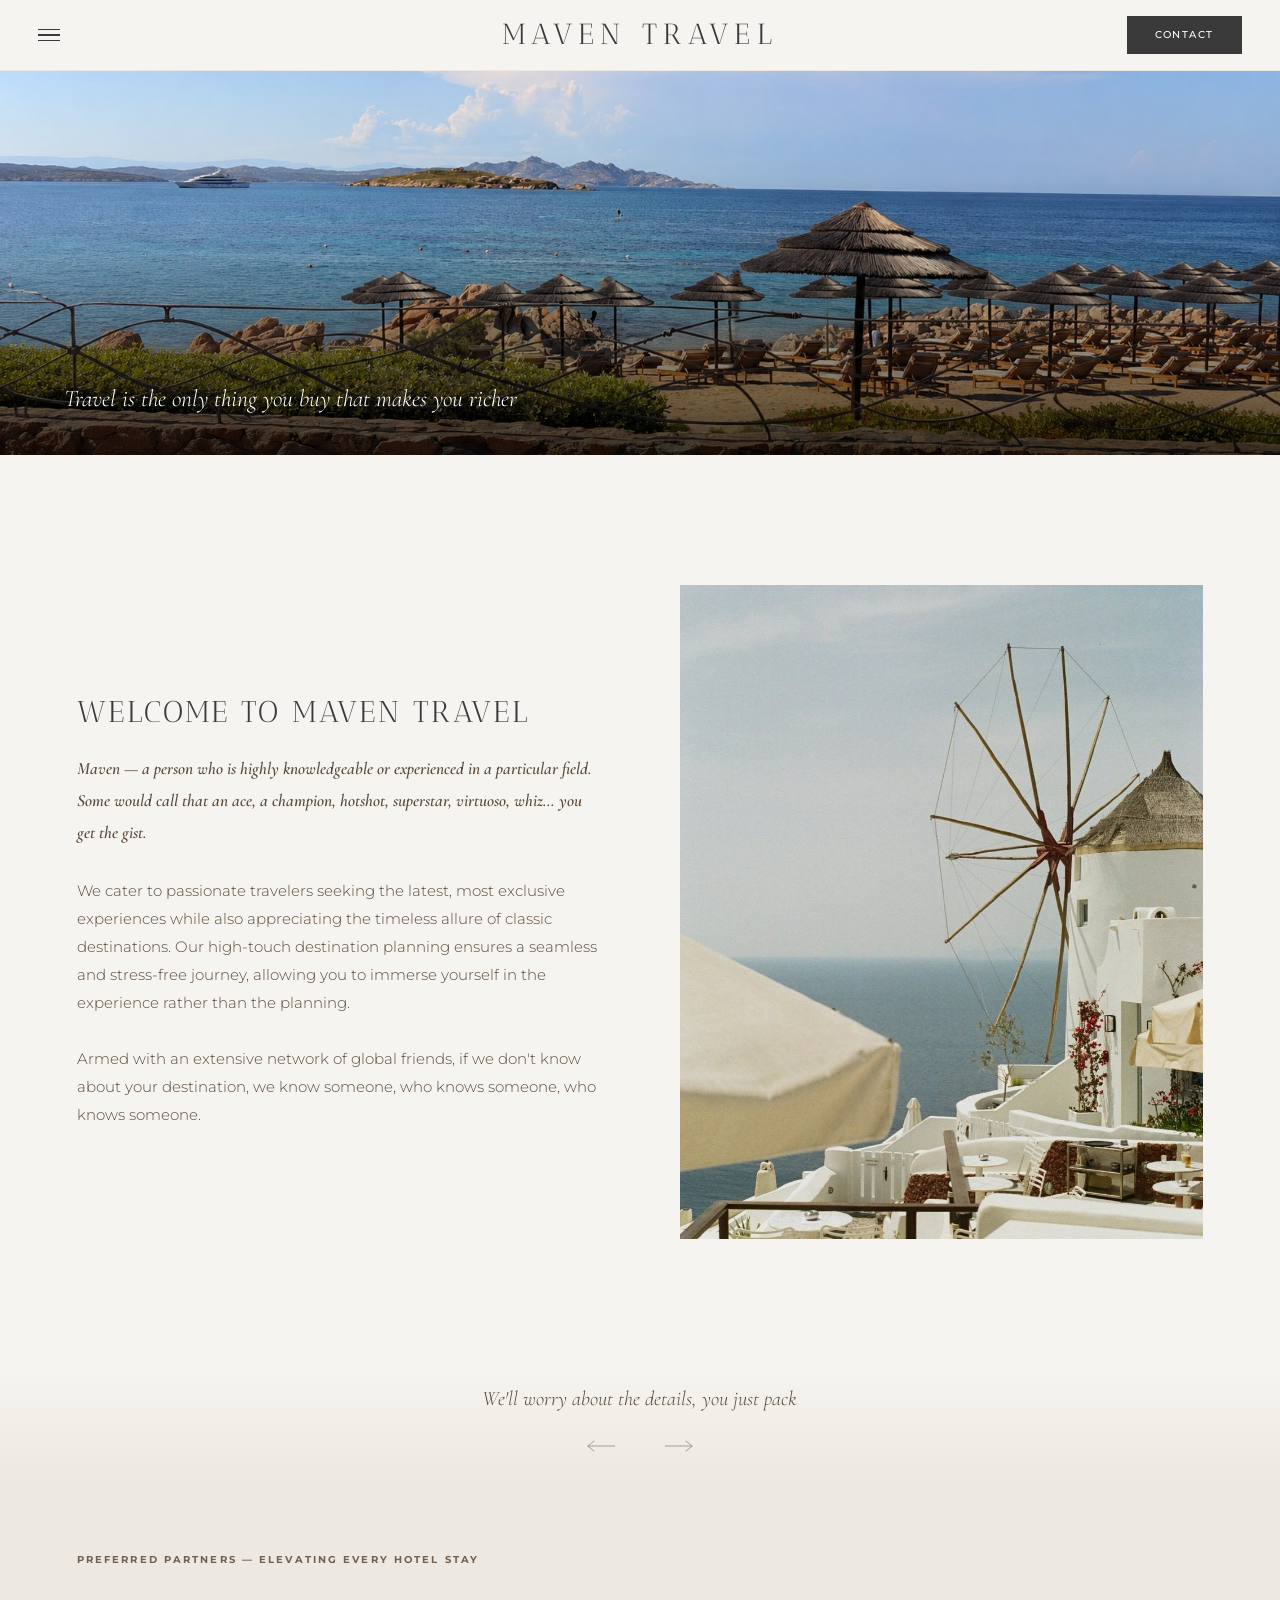
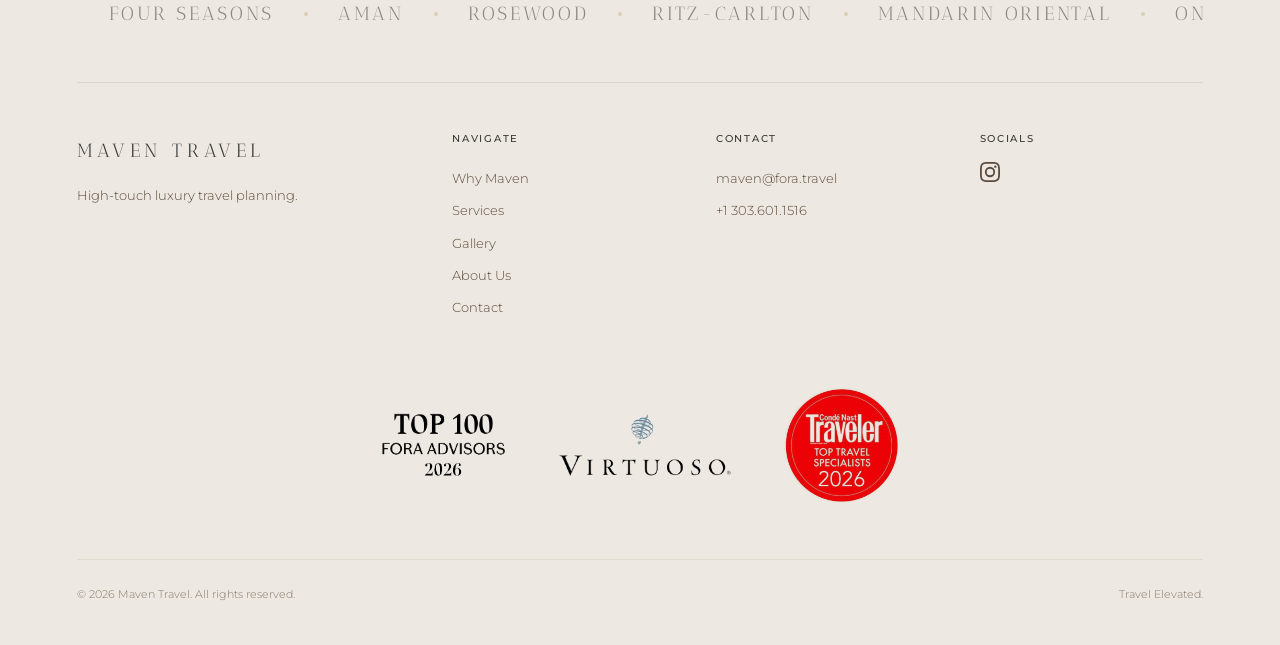
<file: index.html>
<!DOCTYPE html>
<html lang="en">
<head>
    <meta charset="UTF-8">
    <meta name="viewport" content="width=device-width, initial-scale=1.0">
    <script>document.documentElement.classList.add('has-js');</script>
    <title>Maven Travel — Travel Elevated</title>
    <meta name="description" content="Maven Travel Group is a boutique luxury travel advisory delivering high-touch trip planning, VIP hotel perks, and personalized itineraries. Virtuoso member, Fora Top 100 Advisors, and Condé Nast Traveler Top Travel Specialists.">
    <link rel="canonical" href="https://maventravelgroup.com/">
    <meta property="og:type" content="website">
    <meta property="og:site_name" content="Maven Travel Group">
    <meta property="og:title" content="Maven Travel — Travel Elevated">
    <meta property="og:description" content="Boutique luxury travel advisory — high-touch planning, VIP hotel perks, personalized itineraries.">
    <meta property="og:url" content="https://maventravelgroup.com/">
    <meta property="og:image" content="https://maventravelgroup.com/assets/images/home-hero.jpg">
    <meta property="og:image:alt" content="Beach club terrace overlooking a turquoise Mediterranean bay">
    <meta name="twitter:card" content="summary_large_image">
    <link rel="preconnect" href="https://fonts.googleapis.com">
    <link rel="preconnect" href="https://fonts.gstatic.com" crossorigin>
    <link href="https://fonts.googleapis.com/css2?family=Antic+Didone&family=Cormorant+Garamond:ital,wght@0,300;0,400;0,500;1,300;1,400;1,600&family=Montserrat:wght@300;400;500&display=swap" rel="stylesheet">
    <link rel="stylesheet" href="assets/css/style.css">
    <link rel="icon" type="image/png" sizes="32x32" href="assets/images/favicon.png">
    <link rel="icon" type="image/png" sizes="16x16" href="assets/images/favicon-16.png">
    <link rel="icon" type="image/png" sizes="192x192" href="assets/images/favicon-192.png">
    <link rel="apple-touch-icon" href="assets/images/apple-touch-icon.png">
    <script type="application/ld+json">
    {
        "@context": "https://schema.org",
        "@type": "TravelAgency",
        "@id": "https://maventravelgroup.com/#agency",
        "name": "Maven Travel Group",
        "alternateName": "Maven Travel",
        "url": "https://maventravelgroup.com/",
        "logo": "https://maventravelgroup.com/assets/images/favicon-192.png",
        "image": "https://maventravelgroup.com/assets/images/home-hero.jpg",
        "description": "Boutique luxury travel advisory delivering high-touch trip planning, VIP hotel perks, and personalized itineraries.",
        "email": "maven@fora.travel",
        "telephone": "+1-303-601-1516",
        "address": {
            "@type": "PostalAddress",
            "addressRegion": "CO",
            "addressCountry": "US"
        },
        "areaServed": "United States",
        "sameAs": ["https://www.instagram.com/somewhere_nhu/"],
        "founder": [
            { "@type": "Person", "name": "Nhu Lam", "jobTitle": "Luxury Travel Advisor" },
            { "@type": "Person", "name": "Megan Shoflick", "jobTitle": "Luxury Travel Advisor" }
        ],
        "memberOf": [
            { "@type": "Organization", "name": "Virtuoso" },
            { "@type": "Organization", "name": "Fora Travel" }
        ],
        "award": [
            "Condé Nast Traveler Top Travel Specialists 2026",
            "Fora Top 100 Advisors 2026"
        ],
        "priceRange": "$$$"
    }
    </script>
</head>
<body>

    <!-- Header -->
    <header class="header">
        <div class="header__inner">
            <div class="header__left">
                <div class="header__menu-btn">
                    <div class="header__hamburger"><span></span><span></span><span></span></div>
                </div>
            </div>
            <a href="index.html" class="header__logo">Maven Travel</a>
            <div class="header__right">
                <a href="about.html#contact" class="header__cta">Contact</a>
            </div>
        </div>
    </header>

    <!-- Nav Overlay -->
    <div class="nav-overlay">
        <div class="nav-overlay__panel">
            <button class="nav-overlay__close">
                <span>Close</span>
                <span class="nav-overlay__close-x">&times;</span>
            </button>
            <nav>
                <ul class="nav-overlay__list">
                    <li><a href="index.html" class="nav-overlay__link">Home</a></li>
                    <li><a href="why-maven.html" class="nav-overlay__link">Why Maven</a></li>
                    <li><a href="services.html" class="nav-overlay__link">Services</a></li>
                    <li><a href="experiences.html" class="nav-overlay__link">Gallery</a></li>
                    <li><a href="about.html" class="nav-overlay__link">About Us</a></li>
                </ul>
            </nav>
        </div>
    </div>

    <main>

        <!-- Hero -->
        <section class="hero hero--cover hero--home hero--oneline">
            <div class="hero__media">
                <img fetchpriority="high" src="assets/images/home-hero.jpg" alt="Beach club terrace overlooking a turquoise Mediterranean bay lined with thatched umbrellas" style="object-position: center 45%;">
            </div>
            <div class="hero__intro" aria-hidden="true"><span>MAVEN</span></div>
            <div class="hero__text">
                <p class="hero__subtitle" data-reveal data-reveal-delay="700">Travel is the only thing you buy that makes you richer</p>
            </div>
        </section>

        <!-- Welcome — heading + definition + copy on the left, photo filling the right -->
        <section class="section">
            <div class="container">
                <div class="welcome-split reveal">
                    <div class="welcome-split__text">
                        <h1 class="welcome-heading h-sub">Welcome to Maven Travel</h1>
                        <p class="welcome-split__definition"><span class="welcome-split__term">Maven</span> — a person who is highly knowledgeable or experienced in a particular field. Some would call that an ace, a champion, hotshot, superstar, virtuoso, whiz… you get the gist.</p>
                        <p>We cater to passionate travelers seeking the latest, most exclusive experiences while also appreciating the timeless allure of classic destinations. Our high-touch destination planning ensures a seamless and stress-free journey, allowing you to immerse yourself in the experience rather than the planning.</p>
                        <p>Armed with an extensive network of global friends, if we don't know about your destination, we know someone, who knows someone, who knows someone.</p>
                    </div>
                    <div class="welcome-split__img">
                        <img src="assets/images/santorini-windmill.jpg" alt="Santorini windmill and whitewashed terrace above the Aegean Sea">
                    </div>
                </div>
            </div>
        </section>

        <!-- Outro — the sign-off quote rests in a soft cream-to-beige blend that
             dissolves the hard edge between the body and the footer -->
        <section class="outro">
            <div class="container">
                <p class="elevated-quote reveal">We'll worry about the details, you just pack</p>
                <div class="page-nav">
                    <a href="about.html" class="prev-page" aria-label="Back to About Us">
                        <svg viewBox="0 0 48 24" fill="none" stroke="currentColor" stroke-width="1.25" stroke-linecap="round" stroke-linejoin="round" aria-hidden="true"><line x1="9" y1="12" x2="46" y2="12"></line><polyline points="17 5 8 12 17 19"></polyline></svg>
                    </a>
                    <a href="why-maven.html" class="next-page" aria-label="Continue to Why Maven">
                        <svg viewBox="0 0 48 24" fill="none" stroke="currentColor" stroke-width="1.25" stroke-linecap="round" stroke-linejoin="round" aria-hidden="true"><line x1="2" y1="12" x2="39" y2="12"></line><polyline points="31 5 40 12 31 19"></polyline></svg>
                    </a>
                </div>
            </div>
        </section>

    </main>

    <!-- Footer -->
    <footer class="footer">
        <div class="container">
            <div class="footer__partners">
                <p class="footer__partners-title">Preferred Partners — Elevating Every Hotel Stay</p>
                <div class="marquee">
                    <div class="marquee__item">Four Seasons</div>
                    <div class="marquee__item">Aman</div>
                    <div class="marquee__item">Rosewood</div>
                    <div class="marquee__item">Ritz-Carlton</div>
                    <div class="marquee__item">Mandarin Oriental</div>
                    <div class="marquee__item">One&amp;Only</div>
                    <div class="marquee__item">St. Regis</div>
                    <div class="marquee__item">Park Hyatt</div>
                    <div class="marquee__item">Belmond</div>
                    <div class="marquee__item">Six Senses</div>
                    <div class="marquee__item">Auberge</div>
                    <div class="marquee__item">Waldorf Astoria</div>
                </div>
            </div>
            <div class="footer__columns">
                <div>
                    <div class="footer__brand">Maven Travel</div>
                    <p class="footer__tagline">High-touch luxury travel planning.</p>
                </div>
                <div>
                    <h4 class="footer__col-title">Navigate</h4>
                    <a href="why-maven.html" class="footer__link">Why Maven</a>
                    <a href="services.html" class="footer__link">Services</a>
                    <a href="experiences.html" class="footer__link">Gallery</a>
                    <a href="about.html" class="footer__link">About Us</a>
                    <a href="about.html#contact" class="footer__link">Contact</a>
                </div>
                <div>
                    <h4 class="footer__col-title">Contact</h4>
                    <a href="mailto:maven@fora.travel" class="footer__link">maven@fora.travel</a>
                    <a href="tel:+13036011516" class="footer__link">+1 303.601.1516</a>
                </div>
                <div>
                    <h4 class="footer__col-title">Socials</h4>
                    <div class="footer__socials">
                        <a href="https://www.instagram.com/somewhere_nhu/" class="footer__social" aria-label="Instagram" target="_blank" rel="noopener">
                            <svg viewBox="0 0 24 24" aria-hidden="true"><path d="M12 2.163c3.204 0 3.584.012 4.85.07 3.252.148 4.771 1.691 4.919 4.919.058 1.265.069 1.645.069 4.849 0 3.205-.012 3.584-.069 4.849-.149 3.225-1.664 4.771-4.919 4.919-1.266.058-1.644.07-4.85.07-3.204 0-3.584-.012-4.849-.07-3.26-.149-4.771-1.699-4.919-4.92-.058-1.265-.07-1.644-.07-4.849 0-3.204.013-3.583.07-4.849.149-3.227 1.664-4.771 4.919-4.919 1.266-.057 1.645-.069 4.849-.069zm0-2.163C8.741 0 8.332.014 7.052.072 2.695.272.273 2.69.073 7.052.014 8.333 0 8.741 0 12c0 3.259.014 3.668.072 4.948.2 4.358 2.618 6.78 6.98 6.98C8.333 23.986 8.741 24 12 24c3.259 0 3.668-.014 4.948-.072 4.354-.2 6.782-2.618 6.979-6.98.059-1.28.073-1.689.073-4.948 0-3.259-.014-3.667-.072-4.947-.196-4.354-2.617-6.78-6.979-6.98C15.668.014 15.259 0 12 0zm0 5.838a6.162 6.162 0 100 12.324 6.162 6.162 0 000-12.324zM12 16a4 4 0 110-8 4 4 0 010 8zm6.406-11.845a1.44 1.44 0 100 2.881 1.44 1.44 0 000-2.881z"/></svg>
                        </a>
                    </div>
                </div>
            </div>
            <div class="footer__badges">
                <img src="assets/images/badge-fora-top100.png" alt="Fora Top 100 Advisors 2026" loading="lazy">
                <img class="footer__badge--wide" src="assets/images/badge-virtuoso.png" alt="Virtuoso member agency" loading="lazy">
                <img class="footer__badge--round" src="assets/images/badge-cnt-specialists.png" alt="Condé Nast Traveler Top Travel Specialists 2026" loading="lazy">
            </div>
            <div class="footer__bottom">
                <span>&copy; 2026 Maven Travel. All rights reserved.</span>
                <span>Travel Elevated.</span>
            </div>
        </div>
    </footer>

    <script src="assets/js/main.js"></script>
</body>
</html>
</file>
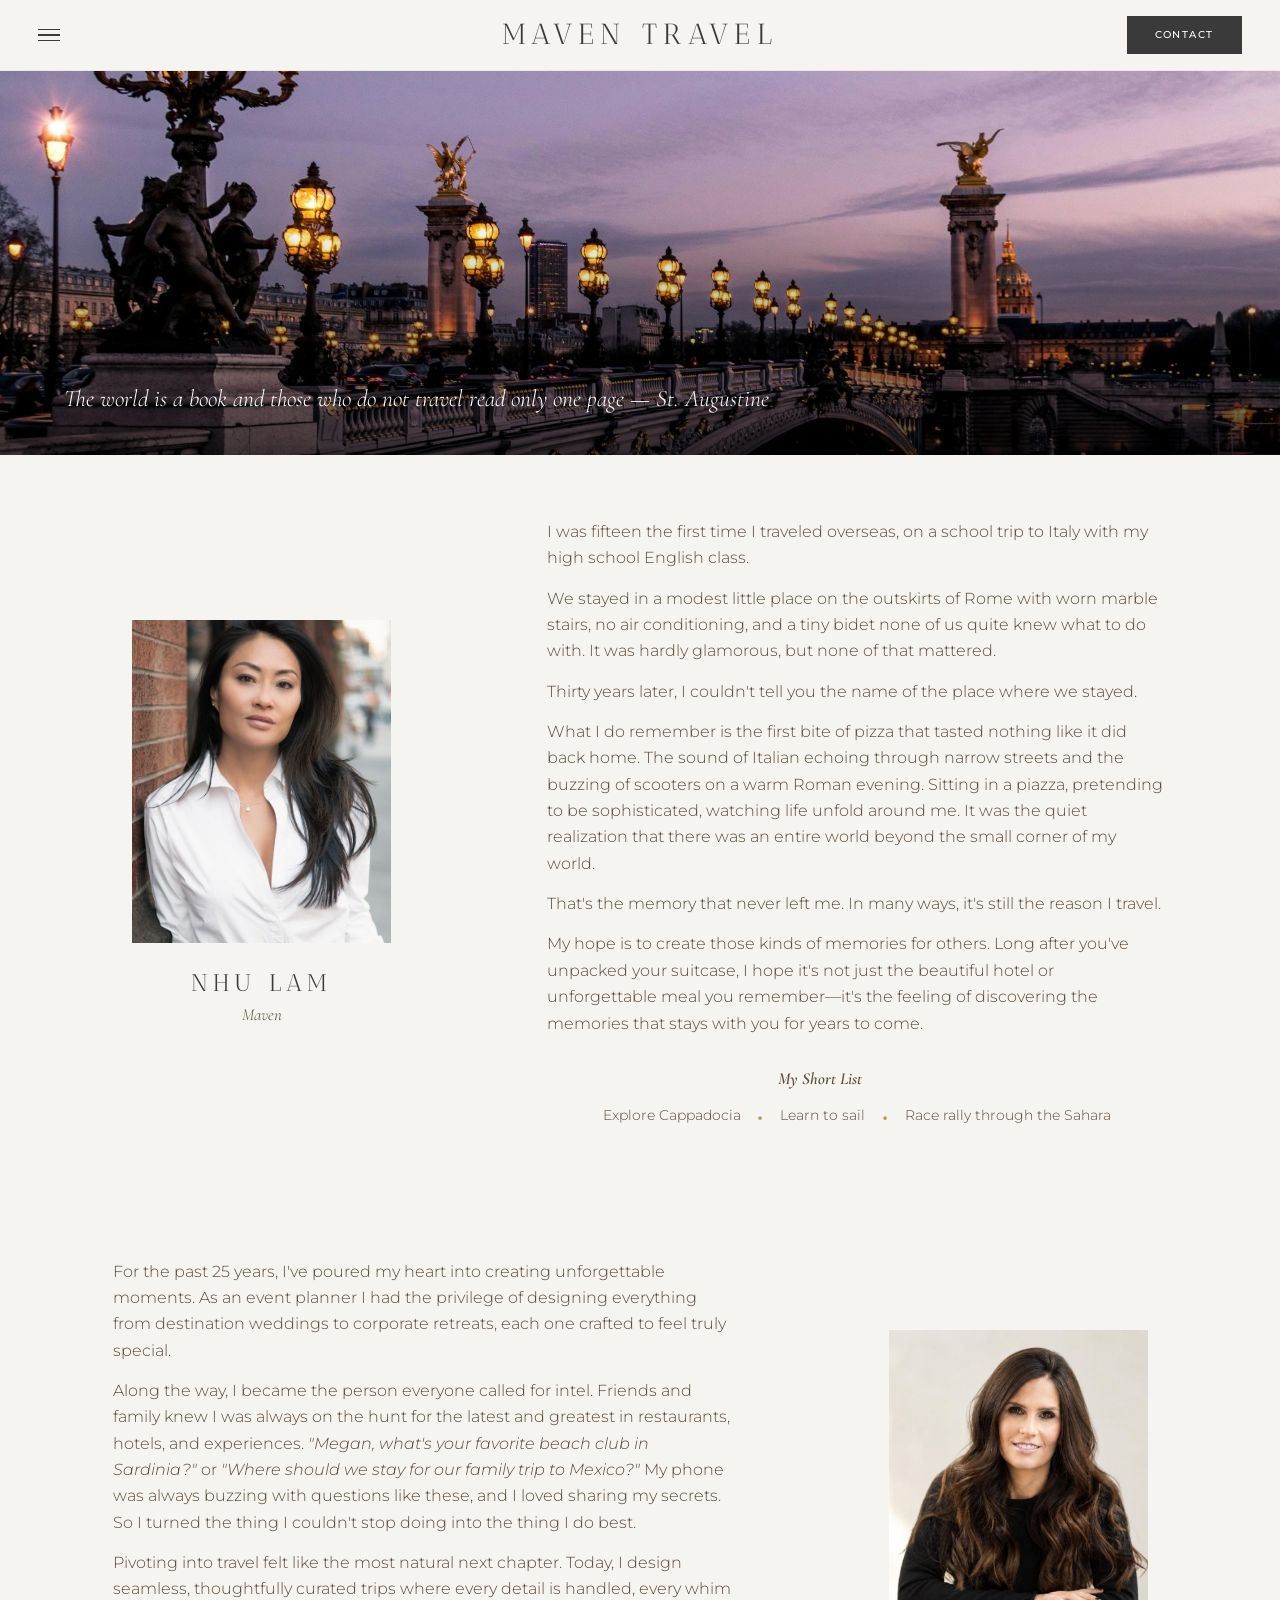
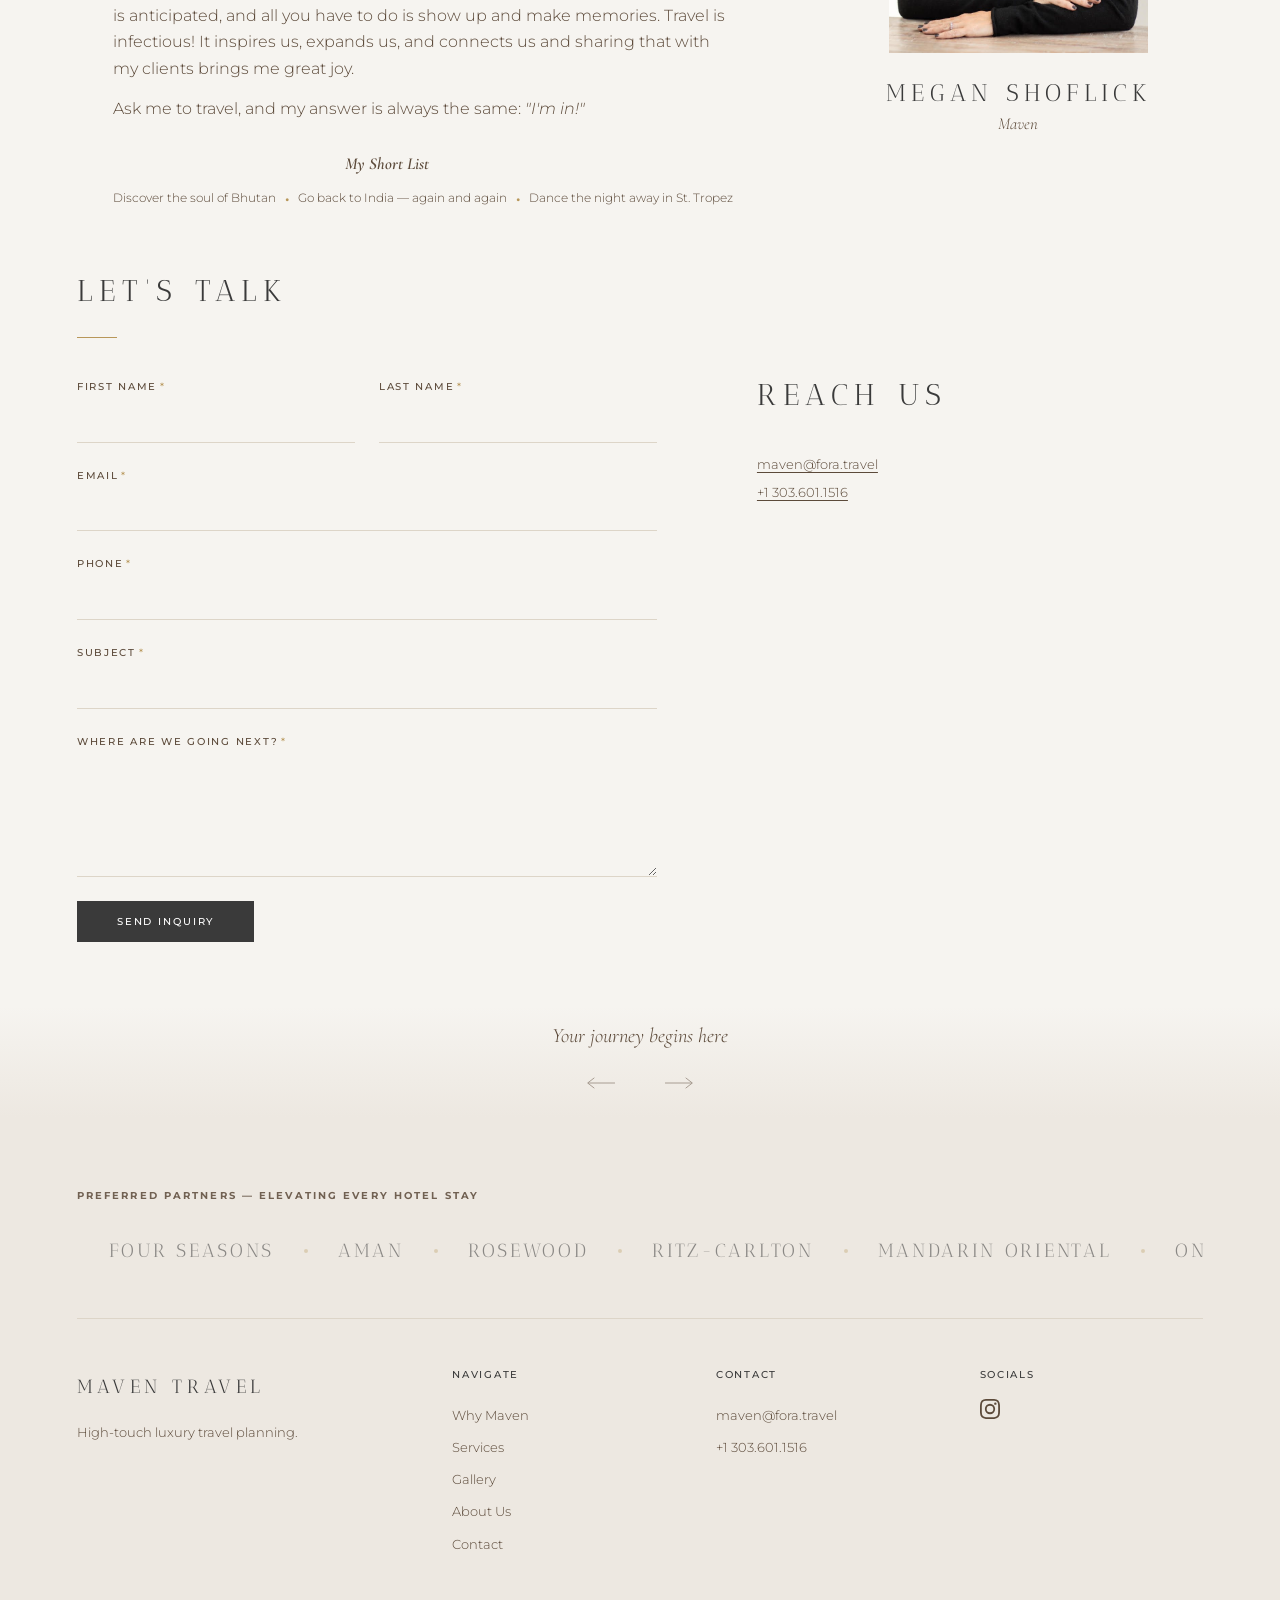
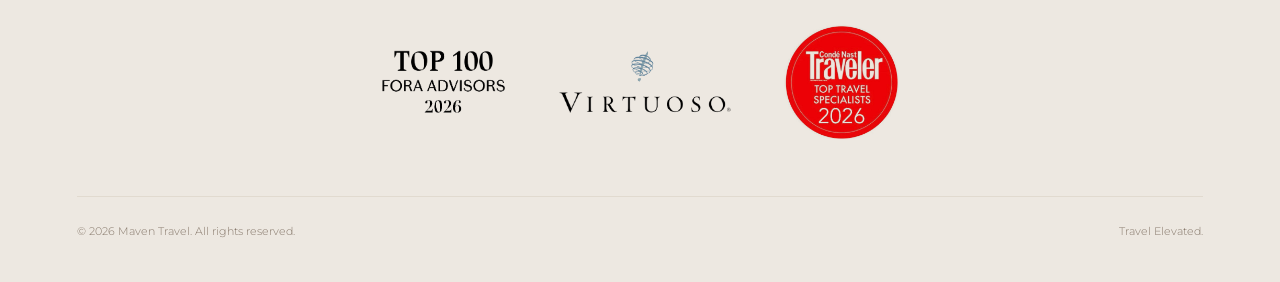
<file: about.html>
<!DOCTYPE html>
<html lang="en">
<head>
    <meta charset="UTF-8">
    <meta name="viewport" content="width=device-width, initial-scale=1.0">
    <script>document.documentElement.classList.add('has-js');</script>
    <title>The Mavens Behind the Magic — Maven Travel</title>
    <meta name="description" content="Meet Nhu Lam and Megan Shoflick — the luxury travel advisors behind Maven Travel Group, named Condé Nast Traveler Top Travel Specialists and Fora Top 100 Advisors.">
    <link rel="canonical" href="https://maventravelgroup.com/about.html">
    <meta property="og:type" content="website">
    <meta property="og:site_name" content="Maven Travel Group">
    <meta property="og:title" content="The Mavens Behind the Magic — Maven Travel">
    <meta property="og:description" content="Meet Nhu Lam and Megan Shoflick, the luxury travel advisors behind Maven Travel Group.">
    <meta property="og:url" content="https://maventravelgroup.com/about.html">
    <meta property="og:image" content="https://maventravelgroup.com/assets/images/paris-pont-alexandre.jpg">
    <meta property="og:image:alt" content="Pont Alexandre III and its golden lamps over the Seine at dusk, Paris">
    <meta name="twitter:card" content="summary_large_image">
    <link rel="preconnect" href="https://fonts.googleapis.com">
    <link rel="preconnect" href="https://fonts.gstatic.com" crossorigin>
    <link href="https://fonts.googleapis.com/css2?family=Antic+Didone&family=Cormorant+Garamond:ital,wght@0,300;0,400;0,500;1,300;1,400;1,600&family=Montserrat:wght@300;400;500&display=swap" rel="stylesheet">
    <link rel="stylesheet" href="assets/css/style.css">
    <link rel="icon" type="image/png" sizes="32x32" href="assets/images/favicon.png">
    <link rel="icon" type="image/png" sizes="16x16" href="assets/images/favicon-16.png">
    <link rel="icon" type="image/png" sizes="192x192" href="assets/images/favicon-192.png">
    <link rel="apple-touch-icon" href="assets/images/apple-touch-icon.png">
</head>
<body>

    <!-- Header -->
    <header class="header">
        <div class="header__inner">
            <div class="header__left">
                <div class="header__menu-btn">
                    <div class="header__hamburger"><span></span><span></span><span></span></div>
                </div>
            </div>
            <a href="index.html" class="header__logo">Maven Travel</a>
            <div class="header__right">
                <a href="#contact" class="header__cta">Contact</a>
            </div>
        </div>
    </header>

    <!-- Nav Overlay -->
    <div class="nav-overlay">
        <div class="nav-overlay__panel">
            <button class="nav-overlay__close"><span>Close</span><span class="nav-overlay__close-x">&times;</span></button>
            <nav>
                <ul class="nav-overlay__list">
                    <li><a href="index.html" class="nav-overlay__link">Home</a></li>
                    <li><a href="why-maven.html" class="nav-overlay__link">Why Maven</a></li>
                    <li><a href="services.html" class="nav-overlay__link">Services</a></li>
                    <li><a href="experiences.html" class="nav-overlay__link">Gallery</a></li>
                    <li><a href="about.html" class="nav-overlay__link">About Us</a></li>
                </ul>
            </nav>
        </div>
    </div>

    <main>

        <!-- Hero -->
        <section class="hero hero--cover hero--oneline">
            <div class="hero__media">
                <img fetchpriority="high" src="assets/images/paris-pont-alexandre.jpg" alt="Pont Alexandre III and its golden lamps over the Seine at dusk, Paris">
            </div>
            <div class="hero__text">
                <p class="hero__subtitle" data-reveal>The world is a book and those who do not travel read only one page — St. Augustine</p>
            </div>
        </section>

        <h1 class="sr-only">The Mavens Behind the Magic — Meet the Advisors of Maven Travel Group</h1>

        <!-- Nhu -->
        <section class="section section--pt-tight section--pb-0">
            <div class="container">
                <div class="profile reveal">
                    <div class="profile__col">
                        <div class="profile__media">
                            <div class="profile__image">
                                <img src="assets/images/nhu-headshot.jpg" alt="Nhu Lam — Maven Travel Advisor">
                            </div>
                        </div>
                        <h2 class="profile__name">Nhu Lam</h2>
                        <p class="profile__role">Maven</p>
                    </div>
                    <div>
                        <p class="profile__bio">I was fifteen the first time I traveled overseas, on a school trip to Italy with my high school English class.</p>
                        <p class="profile__bio">We stayed in a modest little place on the outskirts of Rome with worn marble stairs, no air conditioning, and a tiny bidet none of us quite knew what to do with. It was hardly glamorous, but none of that mattered.</p>
                        <p class="profile__bio">Thirty years later, I couldn't tell you the name of the place where we stayed.</p>
                        <p class="profile__bio">What I do remember is the first bite of pizza that tasted nothing like it did back home. The sound of Italian echoing through narrow streets and the buzzing of scooters on a warm Roman evening. Sitting in a piazza, pretending to be sophisticated, watching life unfold around me. It was the quiet realization that there was an entire world beyond the small corner of my world.</p>
                        <p class="profile__bio">That's the memory that never left me. In many ways, it's still the reason I travel.</p>
                        <p class="profile__bio">My hope is to create those kinds of memories for others. Long after you've unpacked your suitcase, I hope it's not just the beautiful hotel or unforgettable meal you remember—it's the feeling of discovering the memories that stays with you for years to come.</p>
                        <p class="profile__bucket-title">My Short List</p>
                        <ul class="profile__bucket">
                            <li>Explore Cappadocia</li>
                            <li>Learn to sail</li>
                            <li>Race rally through the Sahara</li>
                        </ul>
                    </div>
                </div>
            </div>
        </section>

        <!-- Megan -->
        <section class="section section--pb-0" style="padding-top: clamp(80px, 10vw, 130px);">
            <div class="container">
                <div class="profile profile--reverse reveal">
                    <div class="profile__col">
                        <div class="profile__media">
                            <div class="profile__image">
                                <img src="assets/images/megan-headshot.jpg" alt="Megan Shoflick — Maven Travel Advisor">
                            </div>
                        </div>
                        <h2 class="profile__name">Megan Shoflick</h2>
                        <p class="profile__role">Maven</p>
                    </div>
                    <div>
                        <p class="profile__bio">For the past 25 years, I've poured my heart into creating unforgettable moments. As an event planner I had the privilege of designing everything from destination weddings to corporate retreats, each one crafted to feel truly special.</p>
                        <p class="profile__bio">Along the way, I became the person everyone called for intel. Friends and family knew I was always on the hunt for the latest and greatest in restaurants, hotels, and experiences. <em>"Megan, what's your favorite beach club in Sardinia?"</em> or <em>"Where should we stay for our family trip to Mexico?"</em> My phone was always buzzing with questions like these, and I loved sharing my secrets. So I turned the thing I couldn't stop doing into the thing I do best.</p>
                        <p class="profile__bio">Pivoting into travel felt like the most natural next chapter. Today, I design seamless, thoughtfully curated trips where every detail is handled, every whim is anticipated, and all you have to do is show up and make memories. Travel is infectious! It inspires us, expands us, and connects us and sharing that with my clients brings me great joy.</p>
                        <p class="profile__bio">Ask me to travel, and my answer is always the same: <em>"I'm in!"</em></p>
                        <p class="profile__bucket-title">My Short List</p>
                        <ul class="profile__bucket">
                            <li>Discover the soul of Bhutan</li>
                            <li>Go back to India — again and again</li>
                            <li>Dance the night away in St. Tropez</li>
                        </ul>
                    </div>
                </div>
            </div>
        </section>

        <!-- Contact — merged in from the former contact page -->
        <section class="section section--pt-tight section--pb-tight" id="contact">
            <div class="container">
                <div class="reveal mb-lg">
                    <h2 class="mb-md">Let's Talk</h2>
                    <div class="gold-bar"></div>
                </div>
                <div class="contact-layout">

                    <!-- Form -->
                    <div class="reveal">
                        <form class="form" action="https://api.web3forms.com/submit" method="POST">
                            <input type="hidden" name="access_key" value="d60c4592-44f1-47f7-ae2e-5697b82a1e67">
                            <input type="hidden" name="subject" value="New inquiry from maventravelgroup.com">
                            <input type="hidden" name="from_name" value="Maven Travel Website">
                            <input type="checkbox" name="botcheck" tabindex="-1" autocomplete="off" aria-hidden="true" style="display:none">
                            <div class="form__row">
                                <div class="form__group">
                                    <label class="form__label" for="firstName">First Name</label>
                                    <input class="form__input" type="text" id="firstName" name="firstName" required>
                                </div>
                                <div class="form__group">
                                    <label class="form__label" for="lastName">Last Name</label>
                                    <input class="form__input" type="text" id="lastName" name="lastName" required>
                                </div>
                            </div>
                            <div class="form__group">
                                <label class="form__label" for="email">Email</label>
                                <input class="form__input" type="email" id="email" name="email" required>
                            </div>
                            <div class="form__group">
                                <label class="form__label" for="phone">Phone</label>
                                <input class="form__input" type="tel" id="phone" name="phone" required>
                            </div>
                            <div class="form__group">
                                <label class="form__label" for="destination">Subject</label>
                                <input class="form__input" type="text" id="destination" name="destination" required>
                            </div>
                            <div class="form__group">
                                <label class="form__label" for="message">Where are we going next?</label>
                                <textarea class="form__textarea" id="message" name="message" rows="5" required></textarea>
                            </div>
                            <div>
                                <button type="submit" class="btn">Send Inquiry</button>
                            </div>
                        </form>
                    </div>

                    <!-- Contact Info -->
                    <div class="reveal reveal-d2">
                        <h2 class="mb-lg">Reach us</h2>

                        <div class="contact-person">
                            <p class="contact-person__detail"><a href="mailto:maven@fora.travel">maven@fora.travel</a></p>
                            <p class="contact-person__detail"><a href="tel:+13036011516">+1 303.601.1516</a></p>
                        </div>

                    </div>

                </div>
            </div>
        </section>

        <!-- Outro — Megan's quote as the sign-off, blended into the footer -->
        <section class="outro">
            <div class="container">
                <p class="elevated-quote reveal">Your journey begins here</p>
                <div class="page-nav">
                    <a href="experiences.html" class="prev-page" aria-label="Back to the Gallery">
                        <svg viewBox="0 0 48 24" fill="none" stroke="currentColor" stroke-width="1.25" stroke-linecap="round" stroke-linejoin="round" aria-hidden="true"><line x1="9" y1="12" x2="46" y2="12"></line><polyline points="17 5 8 12 17 19"></polyline></svg>
                    </a>
                    <a href="index.html" class="next-page" aria-label="Continue to Home">
                        <svg viewBox="0 0 48 24" fill="none" stroke="currentColor" stroke-width="1.25" stroke-linecap="round" stroke-linejoin="round" aria-hidden="true"><line x1="2" y1="12" x2="39" y2="12"></line><polyline points="31 5 40 12 31 19"></polyline></svg>
                    </a>
                </div>
            </div>
        </section>

    </main>

    <!-- Footer -->
    <footer class="footer">
        <div class="container">
            <div class="footer__partners">
                <p class="footer__partners-title">Preferred Partners — Elevating Every Hotel Stay</p>
                <div class="marquee">
                    <div class="marquee__item">Four Seasons</div>
                    <div class="marquee__item">Aman</div>
                    <div class="marquee__item">Rosewood</div>
                    <div class="marquee__item">Ritz-Carlton</div>
                    <div class="marquee__item">Mandarin Oriental</div>
                    <div class="marquee__item">One&amp;Only</div>
                    <div class="marquee__item">St. Regis</div>
                    <div class="marquee__item">Park Hyatt</div>
                    <div class="marquee__item">Belmond</div>
                    <div class="marquee__item">Six Senses</div>
                    <div class="marquee__item">Auberge</div>
                    <div class="marquee__item">Waldorf Astoria</div>
                </div>
            </div>
            <div class="footer__columns">
                <div>
                    <div class="footer__brand">Maven Travel</div>
                    <p class="footer__tagline">High-touch luxury travel planning.</p>
                </div>
                <div>
                    <h4 class="footer__col-title">Navigate</h4>
                    <a href="why-maven.html" class="footer__link">Why Maven</a>
                    <a href="services.html" class="footer__link">Services</a>
                    <a href="experiences.html" class="footer__link">Gallery</a>
                    <a href="about.html" class="footer__link">About Us</a>
                    <a href="#contact" class="footer__link">Contact</a>
                </div>
                <div>
                    <h4 class="footer__col-title">Contact</h4>
                    <a href="mailto:maven@fora.travel" class="footer__link">maven@fora.travel</a>
                    <a href="tel:+13036011516" class="footer__link">+1 303.601.1516</a>
                </div>
                <div>
                    <h4 class="footer__col-title">Socials</h4>
                    <div class="footer__socials">
                        <a href="https://www.instagram.com/somewhere_nhu/" class="footer__social" aria-label="Instagram" target="_blank" rel="noopener">
                            <svg viewBox="0 0 24 24" aria-hidden="true"><path d="M12 2.163c3.204 0 3.584.012 4.85.07 3.252.148 4.771 1.691 4.919 4.919.058 1.265.069 1.645.069 4.849 0 3.205-.012 3.584-.069 4.849-.149 3.225-1.664 4.771-4.919 4.919-1.266.058-1.644.07-4.85.07-3.204 0-3.584-.012-4.849-.07-3.26-.149-4.771-1.699-4.919-4.92-.058-1.265-.07-1.644-.07-4.849 0-3.204.013-3.583.07-4.849.149-3.227 1.664-4.771 4.919-4.919 1.266-.057 1.645-.069 4.849-.069zm0-2.163C8.741 0 8.332.014 7.052.072 2.695.272.273 2.69.073 7.052.014 8.333 0 8.741 0 12c0 3.259.014 3.668.072 4.948.2 4.358 2.618 6.78 6.98 6.98C8.333 23.986 8.741 24 12 24c3.259 0 3.668-.014 4.948-.072 4.354-.2 6.782-2.618 6.979-6.98.059-1.28.073-1.689.073-4.948 0-3.259-.014-3.667-.072-4.947-.196-4.354-2.617-6.78-6.979-6.98C15.668.014 15.259 0 12 0zm0 5.838a6.162 6.162 0 100 12.324 6.162 6.162 0 000-12.324zM12 16a4 4 0 110-8 4 4 0 010 8zm6.406-11.845a1.44 1.44 0 100 2.881 1.44 1.44 0 000-2.881z"/></svg>
                        </a>
                    </div>
                </div>
            </div>
            <div class="footer__badges">
                <img src="assets/images/badge-fora-top100.png" alt="Fora Top 100 Advisors 2026" loading="lazy">
                <img class="footer__badge--wide" src="assets/images/badge-virtuoso.png" alt="Virtuoso member agency" loading="lazy">
                <img class="footer__badge--round" src="assets/images/badge-cnt-specialists.png" alt="Condé Nast Traveler Top Travel Specialists 2026" loading="lazy">
            </div>
            <div class="footer__bottom">
                <span>&copy; 2026 Maven Travel. All rights reserved.</span>
                <span>Travel Elevated.</span>
            </div>
        </div>
    </footer>

    <script src="assets/js/main.js"></script>
</body>
</html>
</file>
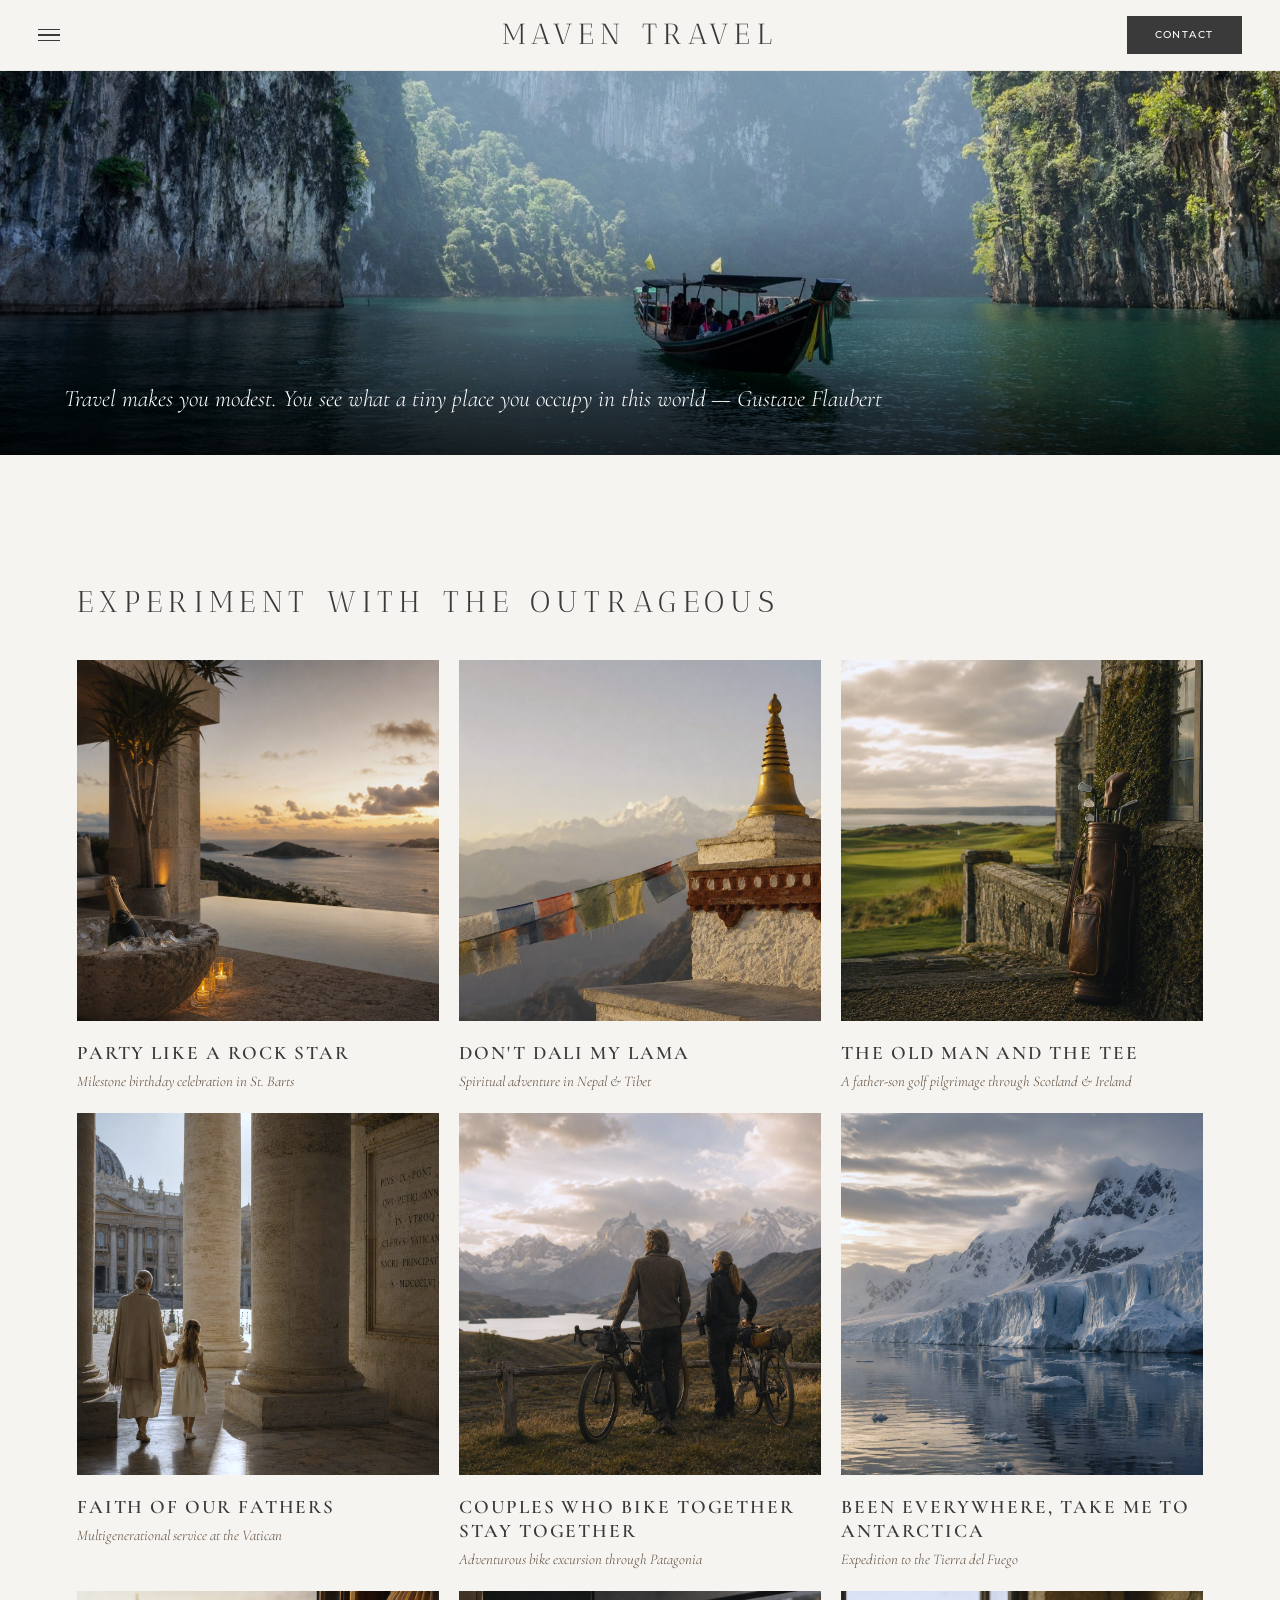
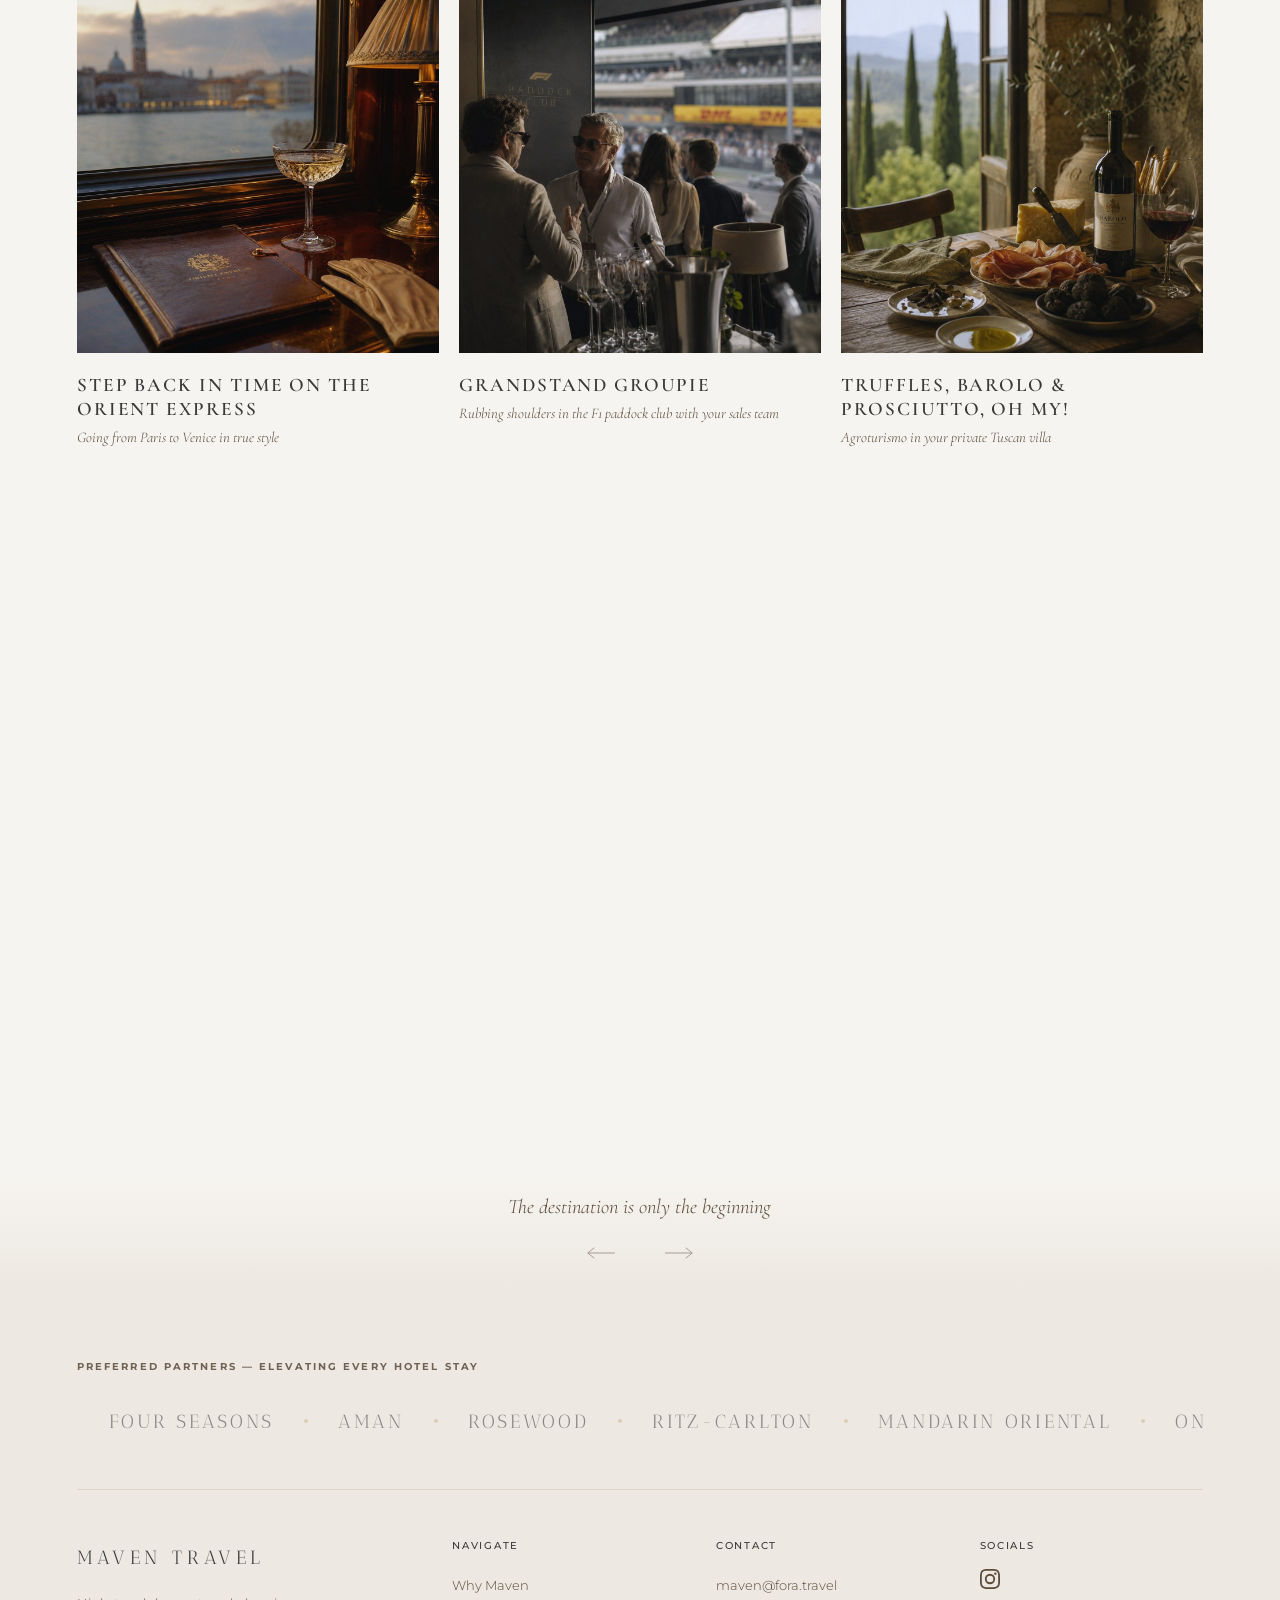
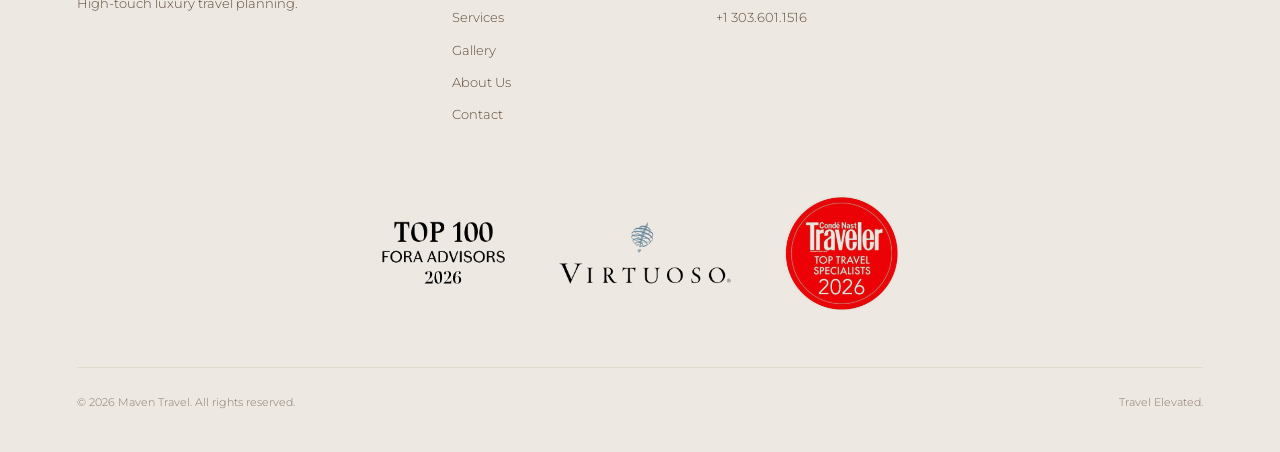
<file: experiences.html>
<!DOCTYPE html>
<html lang="en">
<head>
    <meta charset="UTF-8">
    <meta name="viewport" content="width=device-width, initial-scale=1.0">
    <script>document.documentElement.classList.add('has-js');</script>
    <title>Been There, Done That — Maven Travel</title>
    <meta name="description" content="A gallery of Maven Travel Group.s curated luxury travel experiences and destinations — Italy, Greece, Japan, Peru, Morocco, the Galápagos, and beyond.">
    <link rel="canonical" href="https://maventravelgroup.com/experiences.html">
    <meta property="og:type" content="website">
    <meta property="og:site_name" content="Maven Travel Group">
    <meta property="og:title" content="Been There, Done That — Maven Travel">
    <meta property="og:description" content="Curated luxury travel experiences and destinations across the globe.">
    <meta property="og:url" content="https://maventravelgroup.com/experiences.html">
    <meta property="og:image" content="https://maventravelgroup.com/assets/images/thailand-longtail-karst.jpg">
    <meta property="og:image:alt" content="Longtail boat drifting between jungle-clad limestone cliffs in Thailand">
    <meta name="twitter:card" content="summary_large_image">
    <link rel="preconnect" href="https://fonts.googleapis.com">
    <link rel="preconnect" href="https://fonts.gstatic.com" crossorigin>
    <link href="https://fonts.googleapis.com/css2?family=Antic+Didone&family=Cormorant+Garamond:ital,wght@0,300;0,400;0,500;0,600;1,300;1,400&family=Montserrat:wght@300;400;500&display=swap" rel="stylesheet">
    <link rel="stylesheet" href="assets/css/style.css">
    <link rel="icon" type="image/png" sizes="32x32" href="assets/images/favicon.png">
    <link rel="icon" type="image/png" sizes="16x16" href="assets/images/favicon-16.png">
    <link rel="icon" type="image/png" sizes="192x192" href="assets/images/favicon-192.png">
    <link rel="apple-touch-icon" href="assets/images/apple-touch-icon.png">
    <!-- Grade the "outrageous experience ideas" photos: brighter + less yellow.
         Adjust the feColorMatrix in #gallery-grade (in the body) to tune it. -->
    <style>
        .experience-card__image img { filter: url(#gallery-grade); }
    </style>
</head>
<body>

    <!-- Color grade referenced by the experience cards below: nudges brightness
         up and cools the white balance to pull the yellow down. -->
    <svg width="0" height="0" style="position:absolute" aria-hidden="true" focusable="false">
        <filter id="gallery-grade" color-interpolation-filters="sRGB">
            <!-- Saturate greens and blues only — reds and warm tones are left
                 alone, and grays stay neutral (each row sums to 1). -->
            <feColorMatrix type="matrix"
                values="1       0       0      0 0
                        -0.053  1.071  -0.018  0 0
                        -0.053 -0.179   1.232  0 0
                        0       0       0      1 0"/>
            <!-- Then the base grade: brighter and clearly cooler — red pulled
                 down, blue lifted — so the cards match the banner's cool palette. -->
            <feColorMatrix type="matrix"
                values="0.94 0    0    0 0.02
                        0    0.99 0    0 0.025
                        0    0    1.10 0 0.03
                        0    0    0    1 0"/>
        </filter>
    </svg>

    <!-- Header -->
    <header class="header">
        <div class="header__inner">
            <div class="header__left">
                <div class="header__menu-btn">
                    <div class="header__hamburger"><span></span><span></span><span></span></div>
                </div>
            </div>
            <a href="index.html" class="header__logo">Maven Travel</a>
            <div class="header__right">
                <a href="about.html#contact" class="header__cta">Contact</a>
            </div>
        </div>
    </header>

    <!-- Nav Overlay -->
    <div class="nav-overlay">
        <div class="nav-overlay__panel">
            <button class="nav-overlay__close"><span>Close</span><span class="nav-overlay__close-x">&times;</span></button>
            <nav>
                <ul class="nav-overlay__list">
                    <li><a href="index.html" class="nav-overlay__link">Home</a></li>
                    <li><a href="why-maven.html" class="nav-overlay__link">Why Maven</a></li>
                    <li><a href="services.html" class="nav-overlay__link">Services</a></li>
                    <li><a href="experiences.html" class="nav-overlay__link">Gallery</a></li>
                    <li><a href="about.html" class="nav-overlay__link">About Us</a></li>
                </ul>
            </nav>
        </div>
    </div>

    <main>

        <!-- Hero -->
        <section class="hero hero--cover hero--oneline">
            <div class="hero__media">
                <img fetchpriority="high" src="assets/images/thailand-longtail-karst.jpg" alt="Longtail boat drifting between jungle-clad limestone cliffs in Thailand" style="object-position: center 100%;">
            </div>
            <div class="hero__text">
                <p class="hero__subtitle" data-reveal>Travel makes you modest. You see what a tiny place you occupy in this world — Gustave Flaubert</p>
            </div>
        </section>

        <!-- Experience Cards -->
        <section class="section section--pb-0">
            <div class="container">
                <div class="reveal mb-lg">
                    <h1 class="h-sub">Experiment with the Outrageous</h1>
                </div>
                <div class="experience-grid">
                    <div class="experience-card reveal">
                        <div class="experience-card__image">
                            <img src="assets/images/st-barts-sunset.jpg" alt="Infinity pool villa at sunset, St. Barts">
                        </div>
                        <div class="experience-card__body">
                            <span class="experience-card__subtitle">Milestone birthday celebration in St. Barts</span>
                            <h3 class="experience-card__title">Party Like a Rock Star</h3>
                        </div>
                    </div>
                    <div class="experience-card reveal reveal-d1">
                        <div class="experience-card__image">
                            <img src="assets/images/tibet-stupa.jpg" alt="Stupa and prayer flags above the Himalayas">
                        </div>
                        <div class="experience-card__body">
                            <span class="experience-card__subtitle">Spiritual adventure in Nepal &amp; Tibet</span>
                            <h3 class="experience-card__title">Don't Dali My Lama</h3>
                        </div>
                    </div>
                    <div class="experience-card reveal reveal-d2">
                        <div class="experience-card__image">
                            <img src="assets/images/scotland-ireland-golf.jpg" alt="Leather golf clubs against a manor overlooking a links course">
                        </div>
                        <div class="experience-card__body">
                            <span class="experience-card__subtitle">A father-son golf pilgrimage through Scotland &amp; Ireland</span>
                            <h3 class="experience-card__title">The Old Man and the Tee</h3>
                        </div>
                    </div>
                    <div class="experience-card reveal">
                        <div class="experience-card__image">
                            <img src="assets/images/vatican-colonnade.jpg" alt="Grandmother and child walking through St. Peter's colonnade">
                        </div>
                        <div class="experience-card__body">
                            <span class="experience-card__subtitle">Multigenerational service at the Vatican</span>
                            <h3 class="experience-card__title">Faith of Our Fathers</h3>
                        </div>
                    </div>
                    <div class="experience-card reveal reveal-d1">
                        <div class="experience-card__image">
                            <img src="assets/images/patagonia-bikes.jpg" alt="Couple with bikes overlooking the Patagonian peaks">
                        </div>
                        <div class="experience-card__body">
                            <span class="experience-card__subtitle">Adventurous bike excursion through Patagonia</span>
                            <h3 class="experience-card__title">Couples Who Bike Together Stay Together</h3>
                        </div>
                    </div>
                    <div class="experience-card reveal reveal-d2">
                        <div class="experience-card__image">
                            <img src="assets/images/antarctica-glacier.jpg" alt="Glacier and snow peaks over still water">
                        </div>
                        <div class="experience-card__body">
                            <span class="experience-card__subtitle">Expedition to the Tierra del Fuego</span>
                            <h3 class="experience-card__title">Been Everywhere, Take Me to Antarctica</h3>
                        </div>
                    </div>
                    <div class="experience-card reveal">
                        <div class="experience-card__image">
                            <img src="assets/images/orient-express.jpg" alt="Orient Express cabin with Venice through the window">
                        </div>
                        <div class="experience-card__body">
                            <span class="experience-card__subtitle">Going from Paris to Venice in true style</span>
                            <h3 class="experience-card__title">Step Back in Time on the Orient Express</h3>
                        </div>
                    </div>
                    <div class="experience-card reveal reveal-d1">
                        <div class="experience-card__image">
                            <img src="assets/images/f1-paddock.jpg" alt="F1 Paddock Club hospitality trackside">
                        </div>
                        <div class="experience-card__body">
                            <span class="experience-card__subtitle">Rubbing shoulders in the F1 paddock club with your sales team</span>
                            <h3 class="experience-card__title">Grandstand Groupie</h3>
                        </div>
                    </div>
                    <div class="experience-card reveal reveal-d2">
                        <div class="experience-card__image">
                            <img src="assets/images/tuscany-table.jpg" alt="Tuscan table with Barolo, prosciutto and truffles">
                        </div>
                        <div class="experience-card__body">
                            <span class="experience-card__subtitle">Agroturismo in your private Tuscan villa</span>
                            <h3 class="experience-card__title">Truffles, Barolo &amp; Prosciutto, Oh My!</h3>
                        </div>
                    </div>
                </div>
            </div>
        </section>

        <!-- Been there, Done That — destinations in a click-through scroller -->
        <section class="section">
            <div class="container">
                <div class="expect-showcase reveal">
                    <h2 class="welcome-heading welcome-heading--wrap">Been there, Done That</h2>
                        <div class="expect-showcase__scroller">
                            <div class="dest-tile">
                                <img src="assets/images/france-paris.jpg" alt="France" loading="lazy">
                                <div class="dest-tile__name">France</div>
                            </div>
                            <div class="dest-tile">
                                <img src="assets/images/italy-venice-canal.jpg" alt="Italy" loading="lazy">
                                <div class="dest-tile__name">Italy</div>
                            </div>
                            <div class="dest-tile">
                                <img src="assets/images/spain-marbella.jpg" alt="Spain" loading="lazy">
                                <div class="dest-tile__name">Spain</div>
                            </div>
                            <div class="dest-tile">
                                <img src="assets/images/portugal-azulejo.jpg" alt="Portugal" loading="lazy">
                                <div class="dest-tile__name">Portugal</div>
                            </div>
                            <div class="dest-tile">
                                <img src="assets/images/morocco-chefchaouen.jpg" alt="Morocco" loading="lazy">
                                <div class="dest-tile__name">Morocco</div>
                            </div>
                            <div class="dest-tile">
                                <img src="assets/images/greece-santorini.jpg" alt="Greece" loading="lazy">
                                <div class="dest-tile__name">Greece</div>
                            </div>
                            <div class="dest-tile">
                                <img src="assets/images/croatia-coast.jpg" alt="Croatia" loading="lazy">
                                <div class="dest-tile__name">Croatia</div>
                            </div>
                            <div class="dest-tile">
                                <img src="assets/images/turkey-cappadocia.jpg" alt="Turkey" loading="lazy">
                                <div class="dest-tile__name">Turkey</div>
                            </div>
                            <div class="dest-tile">
                                <img src="assets/images/mexico-cenote.jpg" alt="Mexico" loading="lazy">
                                <div class="dest-tile__name">Mexico</div>
                            </div>
                            <div class="dest-tile">
                                <img src="assets/images/peru-machu-picchu.jpg" alt="Peru" loading="lazy">
                                <div class="dest-tile__name">Peru</div>
                            </div>
                            <div class="dest-tile">
                                <img src="assets/images/galapagos-coast.jpg" alt="Galápagos" loading="lazy">
                                <div class="dest-tile__name">Galápagos</div>
                            </div>
                            <div class="dest-tile">
                                <img src="assets/images/costa-rica-arenal.jpg" alt="Costa Rica" loading="lazy">
                                <div class="dest-tile__name">Costa Rica</div>
                            </div>
                            <div class="dest-tile">
                                <img src="assets/images/argentina-buenos-aires.jpg" alt="Argentina" loading="lazy">
                                <div class="dest-tile__name">Argentina</div>
                            </div>
                            <div class="dest-tile">
                                <img src="assets/images/dubai-burj-khalifa.jpg" alt="Dubai" loading="lazy">
                                <div class="dest-tile__name">Dubai</div>
                            </div>
                            <div class="dest-tile">
                                <img src="assets/images/turquoise-pool-mediterranean.jpg" alt="French Polynesia" loading="lazy">
                                <div class="dest-tile__name">French Polynesia</div>
                            </div>
                            <div class="dest-tile">
                                <img src="assets/images/halong-bay-vietnam.jpg" alt="Vietnam" loading="lazy">
                                <div class="dest-tile__name">Vietnam</div>
                            </div>
                            <div class="dest-tile">
                                <img src="assets/images/thailand-phi-phi.jpg" alt="Thailand" loading="lazy">
                                <div class="dest-tile__name">Thailand</div>
                            </div>
                            <div class="dest-tile">
                                <img src="assets/images/cherry-blossom-japan.jpg" alt="Japan" loading="lazy">
                                <div class="dest-tile__name">Japan</div>
                            </div>
                            <div class="dest-tile">
                                <img src="assets/images/australia-opera-house.jpg" alt="Australia" loading="lazy">
                                <div class="dest-tile__name">Australia</div>
                            </div>
                        </div>
                        <div class="expect-scrollbar" aria-hidden="true"><span class="expect-scrollbar__thumb"></span></div>
                </div>
            </div>
        </section>

        <!-- Outro — sign-off quote blended into the footer -->
        <section class="outro">
            <div class="container">
                <p class="elevated-quote reveal">The destination is only the beginning</p>
                <div class="page-nav">
                    <a href="services.html" class="prev-page" aria-label="Back to Services">
                        <svg viewBox="0 0 48 24" fill="none" stroke="currentColor" stroke-width="1.25" stroke-linecap="round" stroke-linejoin="round" aria-hidden="true"><line x1="9" y1="12" x2="46" y2="12"></line><polyline points="17 5 8 12 17 19"></polyline></svg>
                    </a>
                    <a href="about.html" class="next-page" aria-label="Continue to About Us">
                        <svg viewBox="0 0 48 24" fill="none" stroke="currentColor" stroke-width="1.25" stroke-linecap="round" stroke-linejoin="round" aria-hidden="true"><line x1="2" y1="12" x2="39" y2="12"></line><polyline points="31 5 40 12 31 19"></polyline></svg>
                    </a>
                </div>
            </div>
        </section>

    </main>

    <!-- Footer -->
    <footer class="footer">
        <div class="container">
            <div class="footer__partners">
                <p class="footer__partners-title">Preferred Partners — Elevating Every Hotel Stay</p>
                <div class="marquee">
                    <div class="marquee__item">Four Seasons</div>
                    <div class="marquee__item">Aman</div>
                    <div class="marquee__item">Rosewood</div>
                    <div class="marquee__item">Ritz-Carlton</div>
                    <div class="marquee__item">Mandarin Oriental</div>
                    <div class="marquee__item">One&amp;Only</div>
                    <div class="marquee__item">St. Regis</div>
                    <div class="marquee__item">Park Hyatt</div>
                    <div class="marquee__item">Belmond</div>
                    <div class="marquee__item">Six Senses</div>
                    <div class="marquee__item">Auberge</div>
                    <div class="marquee__item">Waldorf Astoria</div>
                </div>
            </div>
            <div class="footer__columns">
                <div>
                    <div class="footer__brand">Maven Travel</div>
                    <p class="footer__tagline">High-touch luxury travel planning.</p>
                </div>
                <div>
                    <h4 class="footer__col-title">Navigate</h4>
                    <a href="why-maven.html" class="footer__link">Why Maven</a>
                    <a href="services.html" class="footer__link">Services</a>
                    <a href="experiences.html" class="footer__link">Gallery</a>
                    <a href="about.html" class="footer__link">About Us</a>
                    <a href="about.html#contact" class="footer__link">Contact</a>
                </div>
                <div>
                    <h4 class="footer__col-title">Contact</h4>
                    <a href="mailto:maven@fora.travel" class="footer__link">maven@fora.travel</a>
                    <a href="tel:+13036011516" class="footer__link">+1 303.601.1516</a>
                </div>
                <div>
                    <h4 class="footer__col-title">Socials</h4>
                    <div class="footer__socials">
                        <a href="https://www.instagram.com/somewhere_nhu/" class="footer__social" aria-label="Instagram" target="_blank" rel="noopener">
                            <svg viewBox="0 0 24 24" aria-hidden="true"><path d="M12 2.163c3.204 0 3.584.012 4.85.07 3.252.148 4.771 1.691 4.919 4.919.058 1.265.069 1.645.069 4.849 0 3.205-.012 3.584-.069 4.849-.149 3.225-1.664 4.771-4.919 4.919-1.266.058-1.644.07-4.85.07-3.204 0-3.584-.012-4.849-.07-3.26-.149-4.771-1.699-4.919-4.92-.058-1.265-.07-1.644-.07-4.849 0-3.204.013-3.583.07-4.849.149-3.227 1.664-4.771 4.919-4.919 1.266-.057 1.645-.069 4.849-.069zm0-2.163C8.741 0 8.332.014 7.052.072 2.695.272.273 2.69.073 7.052.014 8.333 0 8.741 0 12c0 3.259.014 3.668.072 4.948.2 4.358 2.618 6.78 6.98 6.98C8.333 23.986 8.741 24 12 24c3.259 0 3.668-.014 4.948-.072 4.354-.2 6.782-2.618 6.979-6.98.059-1.28.073-1.689.073-4.948 0-3.259-.014-3.667-.072-4.947-.196-4.354-2.617-6.78-6.979-6.98C15.668.014 15.259 0 12 0zm0 5.838a6.162 6.162 0 100 12.324 6.162 6.162 0 000-12.324zM12 16a4 4 0 110-8 4 4 0 010 8zm6.406-11.845a1.44 1.44 0 100 2.881 1.44 1.44 0 000-2.881z"/></svg>
                        </a>
                    </div>
                </div>
            </div>
            <div class="footer__badges">
                <img src="assets/images/badge-fora-top100.png" alt="Fora Top 100 Advisors 2026" loading="lazy">
                <img class="footer__badge--wide" src="assets/images/badge-virtuoso.png" alt="Virtuoso member agency" loading="lazy">
                <img class="footer__badge--round" src="assets/images/badge-cnt-specialists.png" alt="Condé Nast Traveler Top Travel Specialists 2026" loading="lazy">
            </div>
            <div class="footer__bottom">
                <span>&copy; 2026 Maven Travel. All rights reserved.</span>
                <span>Travel Elevated.</span>
            </div>
        </div>
    </footer>

    <script src="assets/js/main.js"></script>
</body>
</html>
</file>
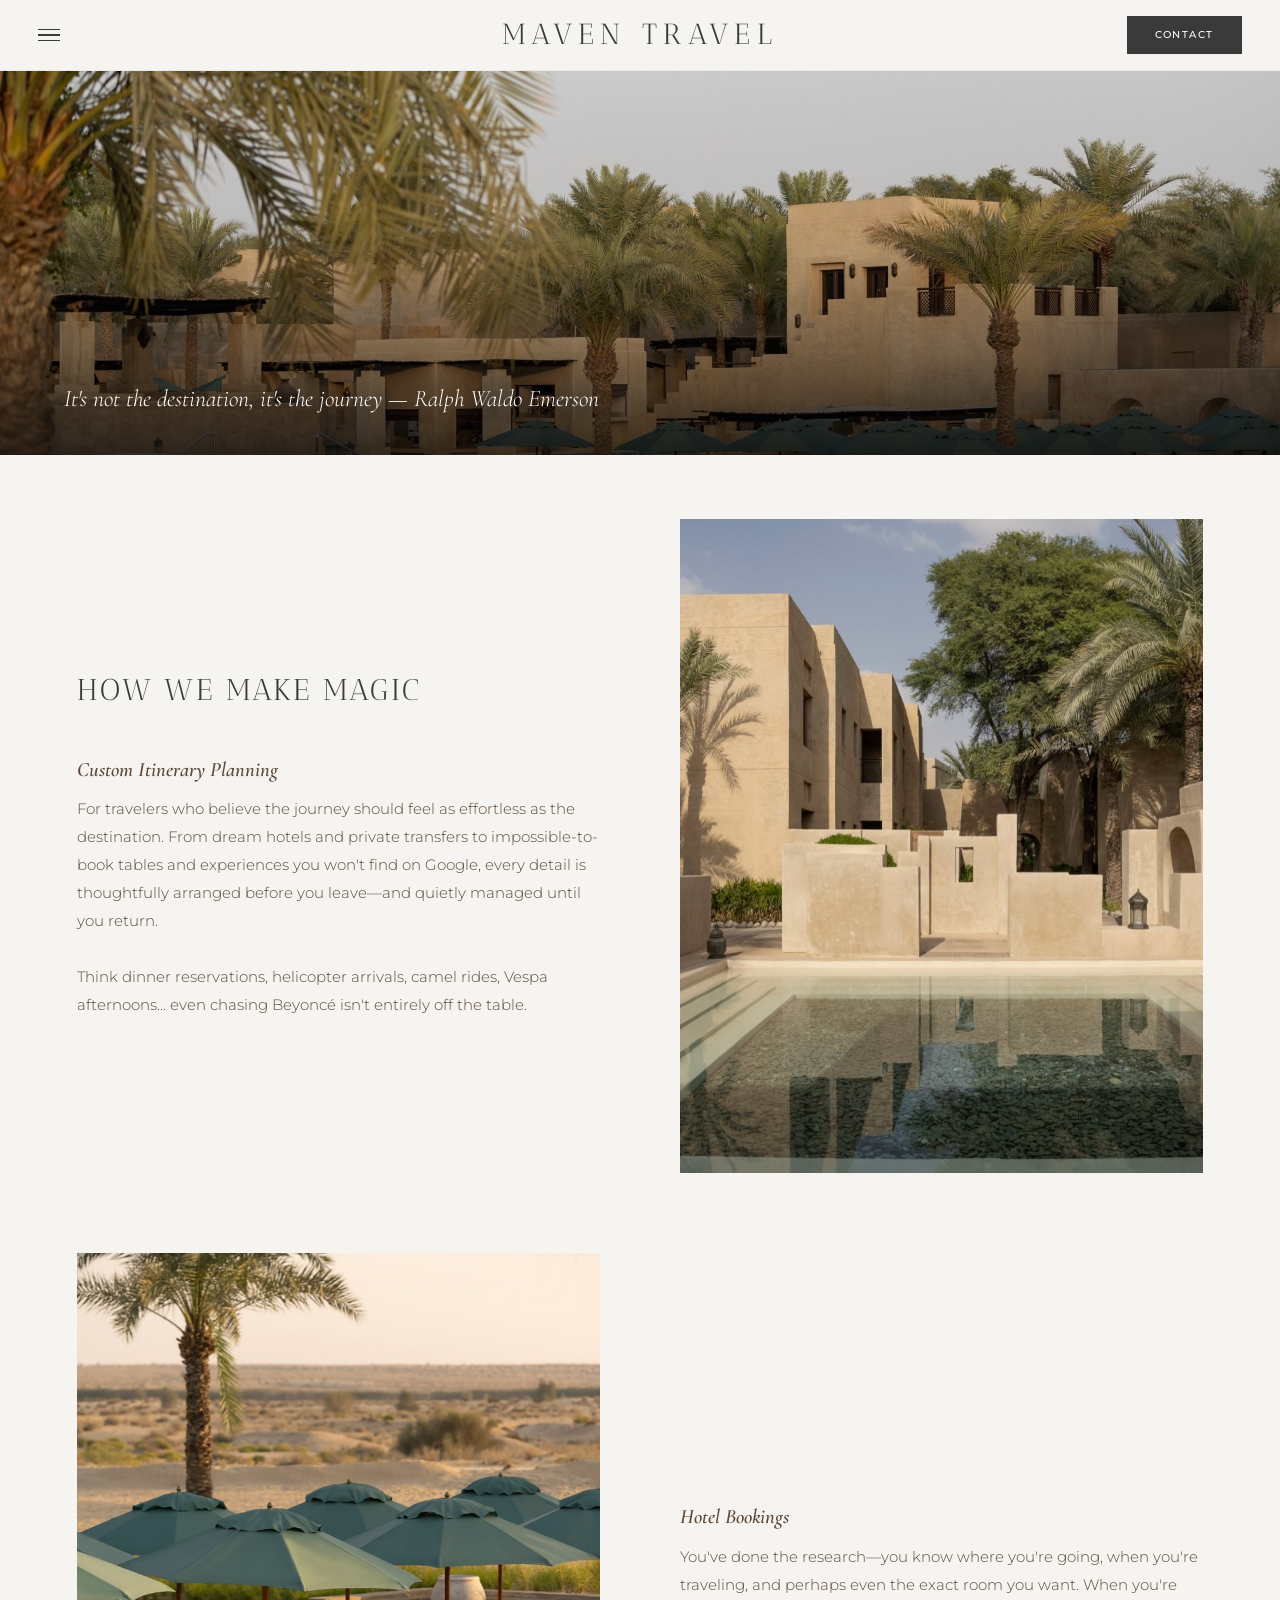
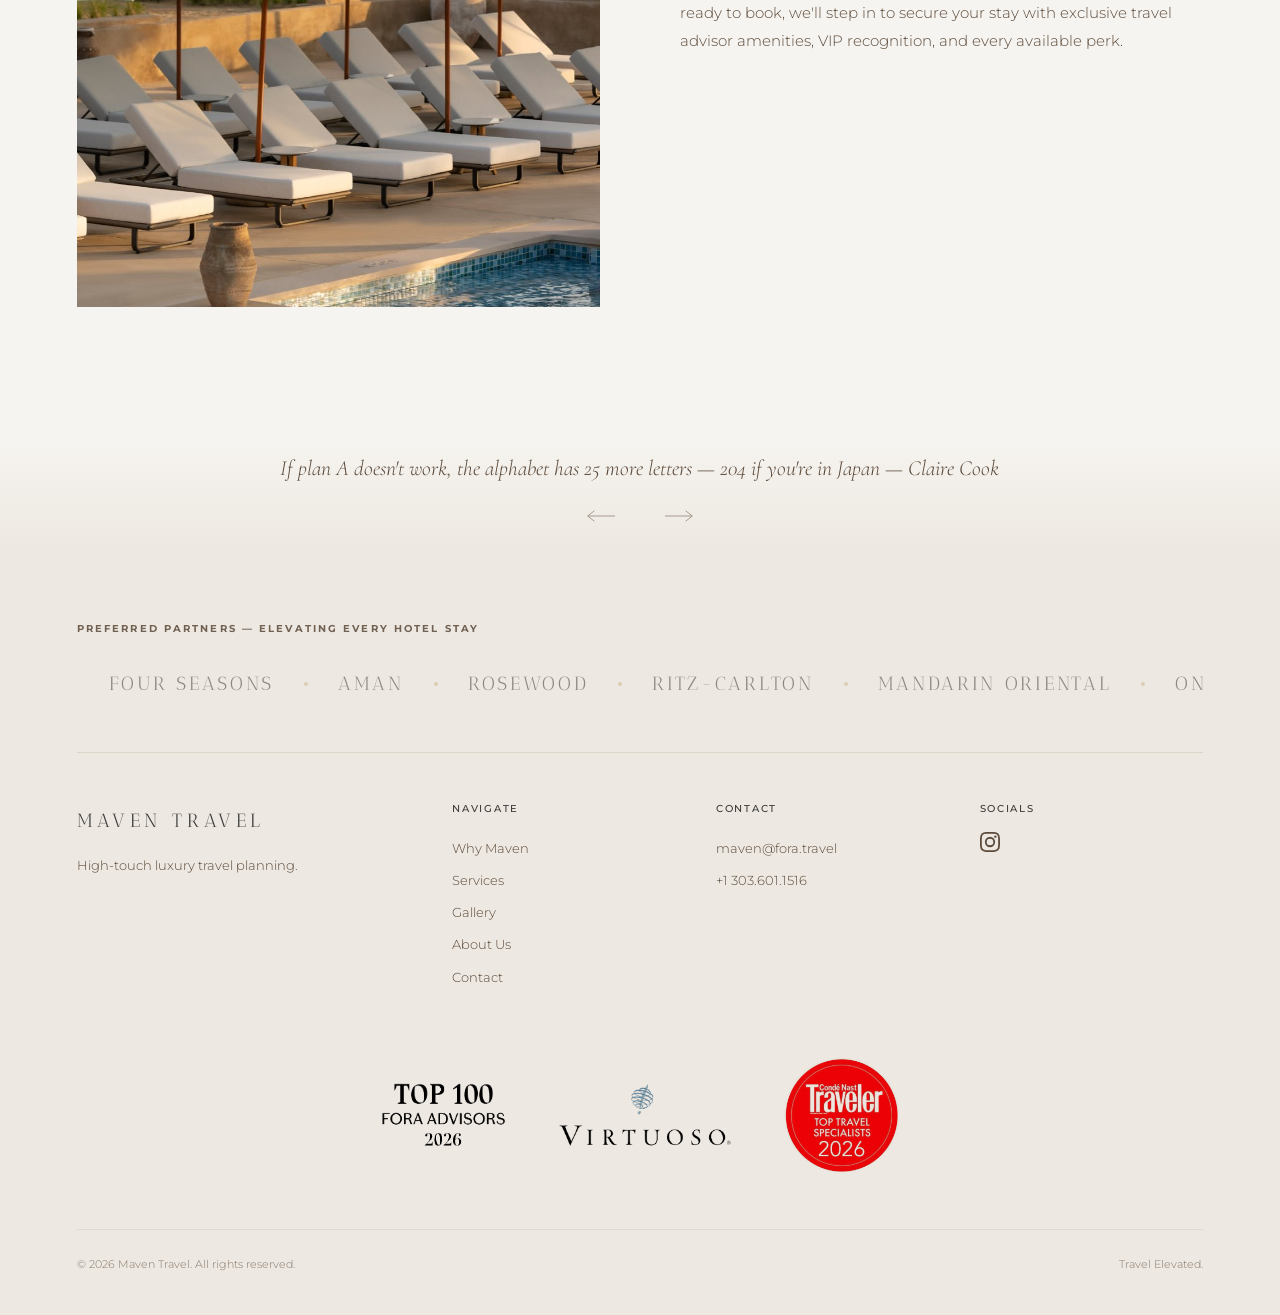
<file: services.html>
<!DOCTYPE html>
<html lang="en">
<head>
    <meta charset="UTF-8">
    <meta name="viewport" content="width=device-width, initial-scale=1.0">
    <script>document.documentElement.classList.add('has-js');</script>
    <title>How We Make Magic — Maven Travel</title>
    <meta name="description" content="Custom itinerary planning, VIP hotel bookings with upgrades and exclusive perks, and quietly managed luxury travel from start to finish — how Maven Travel Group makes magic.">
    <link rel="canonical" href="https://maventravelgroup.com/services.html">
    <meta property="og:type" content="website">
    <meta property="og:site_name" content="Maven Travel Group">
    <meta property="og:title" content="How We Make Magic — Maven Travel">
    <meta property="og:description" content="Custom itinerary planning, VIP hotel bookings, and quietly managed luxury travel from start to finish.">
    <meta property="og:url" content="https://maventravelgroup.com/services.html">
    <meta property="og:image" content="https://maventravelgroup.com/assets/images/desert-resort-pool.jpg">
    <meta property="og:image:alt" content="Desert resort pool and palms at golden hour">
    <meta name="twitter:card" content="summary_large_image">
    <link rel="preconnect" href="https://fonts.googleapis.com">
    <link rel="preconnect" href="https://fonts.gstatic.com" crossorigin>
    <link href="https://fonts.googleapis.com/css2?family=Antic+Didone&family=Cormorant+Garamond:ital,wght@0,300;0,400;0,500;1,300;1,400;1,600&family=Montserrat:wght@300;400;500&display=swap" rel="stylesheet">
    <link rel="stylesheet" href="assets/css/style.css">
    <link rel="icon" type="image/png" sizes="32x32" href="assets/images/favicon.png">
    <link rel="icon" type="image/png" sizes="16x16" href="assets/images/favicon-16.png">
    <link rel="icon" type="image/png" sizes="192x192" href="assets/images/favicon-192.png">
    <link rel="apple-touch-icon" href="assets/images/apple-touch-icon.png">
</head>
<body>

    <!-- Header -->
    <header class="header">
        <div class="header__inner">
            <div class="header__left">
                <div class="header__menu-btn">
                    <div class="header__hamburger"><span></span><span></span><span></span></div>
                </div>
            </div>
            <a href="index.html" class="header__logo">Maven Travel</a>
            <div class="header__right">
                <a href="about.html#contact" class="header__cta">Contact</a>
            </div>
        </div>
    </header>

    <!-- Nav Overlay -->
    <div class="nav-overlay">
        <div class="nav-overlay__panel">
            <button class="nav-overlay__close"><span>Close</span><span class="nav-overlay__close-x">&times;</span></button>
            <nav>
                <ul class="nav-overlay__list">
                    <li><a href="index.html" class="nav-overlay__link">Home</a></li>
                    <li><a href="why-maven.html" class="nav-overlay__link">Why Maven</a></li>
                    <li><a href="services.html" class="nav-overlay__link">Services</a></li>
                    <li><a href="experiences.html" class="nav-overlay__link">Gallery</a></li>
                    <li><a href="about.html" class="nav-overlay__link">About Us</a></li>
                </ul>
            </nav>
        </div>
    </div>

    <main>

        <!-- Hero -->
        <section class="hero hero--cover hero--oneline">
            <div class="hero__media">
                <img fetchpriority="high" src="assets/images/desert-resort-pool.jpg" alt="Desert resort pool and palms at golden hour">
            </div>
            <div class="hero__text">
                <p class="hero__subtitle" data-reveal>It's not the destination, it's the journey — Ralph Waldo Emerson</p>
            </div>
        </section>

        <!-- How We Make Magic — featured offerings (Option 1: 3:1 image banners) -->
        <section class="section section--pt-tight">
            <div class="container">
                <!-- How We Make Magic + Custom Itinerary Planning — text / picture -->
                <div class="welcome-split reveal mb-xl">
                    <div class="welcome-split__text">
                        <h1 class="welcome-heading h-sub">How We Make Magic</h1>
                        <h3 class="split-title">Custom Itinerary Planning</h3>
                        <p>For travelers who believe the journey should feel as effortless as the destination. From dream hotels and private transfers to impossible-to-book tables and experiences you won't find on Google, every detail is thoughtfully arranged before you leave—and quietly managed until you return.</p>
                        <p>Think dinner reservations, helicopter arrivals, camel rides, Vespa afternoons… even chasing Beyoncé isn't entirely off the table.</p>
                    </div>
                    <div class="welcome-split__img"><img src="assets/images/desert-courtyard-pool.jpg" alt="Desert resort courtyard with a reflecting pool"></div>
                </div>

                <!-- Hotel Bookings — picture / text (reversed) -->
                <div class="welcome-split welcome-split--reverse reveal">
                    <div class="welcome-split__text">
                        <h3 class="split-title">Hotel Bookings</h3>
                        <p>You've done the research—you know where you're going, when you're traveling, and perhaps even the exact room you want. When you're ready to book, we'll step in to secure your stay with exclusive travel advisor amenities, VIP recognition, and every available perk.</p>
                    </div>
                    <div class="welcome-split__img"><img src="assets/images/desert-loungers.jpg" alt="Poolside loungers with green umbrellas overlooking the desert"></div>
                </div>
            </div>
        </section>

        <!-- Outro — sign-off quote blended into the footer -->
        <section class="outro">
            <div class="container">
                <p class="elevated-quote elevated-quote--oneline reveal">If plan A doesn't work, the alphabet has 25 more letters — 204 if you're in Japan — Claire Cook</p>
                <div class="page-nav">
                    <a href="why-maven.html" class="prev-page" aria-label="Back to Why Maven">
                        <svg viewBox="0 0 48 24" fill="none" stroke="currentColor" stroke-width="1.25" stroke-linecap="round" stroke-linejoin="round" aria-hidden="true"><line x1="9" y1="12" x2="46" y2="12"></line><polyline points="17 5 8 12 17 19"></polyline></svg>
                    </a>
                    <a href="experiences.html" class="next-page" aria-label="Continue to the Gallery">
                        <svg viewBox="0 0 48 24" fill="none" stroke="currentColor" stroke-width="1.25" stroke-linecap="round" stroke-linejoin="round" aria-hidden="true"><line x1="2" y1="12" x2="39" y2="12"></line><polyline points="31 5 40 12 31 19"></polyline></svg>
                    </a>
                </div>
            </div>
        </section>

    </main>

    <!-- Footer -->
    <footer class="footer">
        <div class="container">
            <div class="footer__partners">
                <p class="footer__partners-title">Preferred Partners — Elevating Every Hotel Stay</p>
                <div class="marquee">
                    <div class="marquee__item">Four Seasons</div>
                    <div class="marquee__item">Aman</div>
                    <div class="marquee__item">Rosewood</div>
                    <div class="marquee__item">Ritz-Carlton</div>
                    <div class="marquee__item">Mandarin Oriental</div>
                    <div class="marquee__item">One&amp;Only</div>
                    <div class="marquee__item">St. Regis</div>
                    <div class="marquee__item">Park Hyatt</div>
                    <div class="marquee__item">Belmond</div>
                    <div class="marquee__item">Six Senses</div>
                    <div class="marquee__item">Auberge</div>
                    <div class="marquee__item">Waldorf Astoria</div>
                </div>
            </div>
            <div class="footer__columns">
                <div>
                    <div class="footer__brand">Maven Travel</div>
                    <p class="footer__tagline">High-touch luxury travel planning.</p>
                </div>
                <div>
                    <h4 class="footer__col-title">Navigate</h4>
                    <a href="why-maven.html" class="footer__link">Why Maven</a>
                    <a href="services.html" class="footer__link">Services</a>
                    <a href="experiences.html" class="footer__link">Gallery</a>
                    <a href="about.html" class="footer__link">About Us</a>
                    <a href="about.html#contact" class="footer__link">Contact</a>
                </div>
                <div>
                    <h4 class="footer__col-title">Contact</h4>
                    <a href="mailto:maven@fora.travel" class="footer__link">maven@fora.travel</a>
                    <a href="tel:+13036011516" class="footer__link">+1 303.601.1516</a>
                </div>
                <div>
                    <h4 class="footer__col-title">Socials</h4>
                    <div class="footer__socials">
                        <a href="https://www.instagram.com/somewhere_nhu/" class="footer__social" aria-label="Instagram" target="_blank" rel="noopener">
                            <svg viewBox="0 0 24 24" aria-hidden="true"><path d="M12 2.163c3.204 0 3.584.012 4.85.07 3.252.148 4.771 1.691 4.919 4.919.058 1.265.069 1.645.069 4.849 0 3.205-.012 3.584-.069 4.849-.149 3.225-1.664 4.771-4.919 4.919-1.266.058-1.644.07-4.85.07-3.204 0-3.584-.012-4.849-.07-3.26-.149-4.771-1.699-4.919-4.92-.058-1.265-.07-1.644-.07-4.849 0-3.204.013-3.583.07-4.849.149-3.227 1.664-4.771 4.919-4.919 1.266-.057 1.645-.069 4.849-.069zm0-2.163C8.741 0 8.332.014 7.052.072 2.695.272.273 2.69.073 7.052.014 8.333 0 8.741 0 12c0 3.259.014 3.668.072 4.948.2 4.358 2.618 6.78 6.98 6.98C8.333 23.986 8.741 24 12 24c3.259 0 3.668-.014 4.948-.072 4.354-.2 6.782-2.618 6.979-6.98.059-1.28.073-1.689.073-4.948 0-3.259-.014-3.667-.072-4.947-.196-4.354-2.617-6.78-6.979-6.98C15.668.014 15.259 0 12 0zm0 5.838a6.162 6.162 0 100 12.324 6.162 6.162 0 000-12.324zM12 16a4 4 0 110-8 4 4 0 010 8zm6.406-11.845a1.44 1.44 0 100 2.881 1.44 1.44 0 000-2.881z"/></svg>
                        </a>
                    </div>
                </div>
            </div>
            <div class="footer__badges">
                <img src="assets/images/badge-fora-top100.png" alt="Fora Top 100 Advisors 2026" loading="lazy">
                <img class="footer__badge--wide" src="assets/images/badge-virtuoso.png" alt="Virtuoso member agency" loading="lazy">
                <img class="footer__badge--round" src="assets/images/badge-cnt-specialists.png" alt="Condé Nast Traveler Top Travel Specialists 2026" loading="lazy">
            </div>
            <div class="footer__bottom">
                <span>&copy; 2026 Maven Travel. All rights reserved.</span>
                <span>Travel Elevated.</span>
            </div>
        </div>
    </footer>

    <script src="assets/js/main.js"></script>
</body>
</html>
</file>
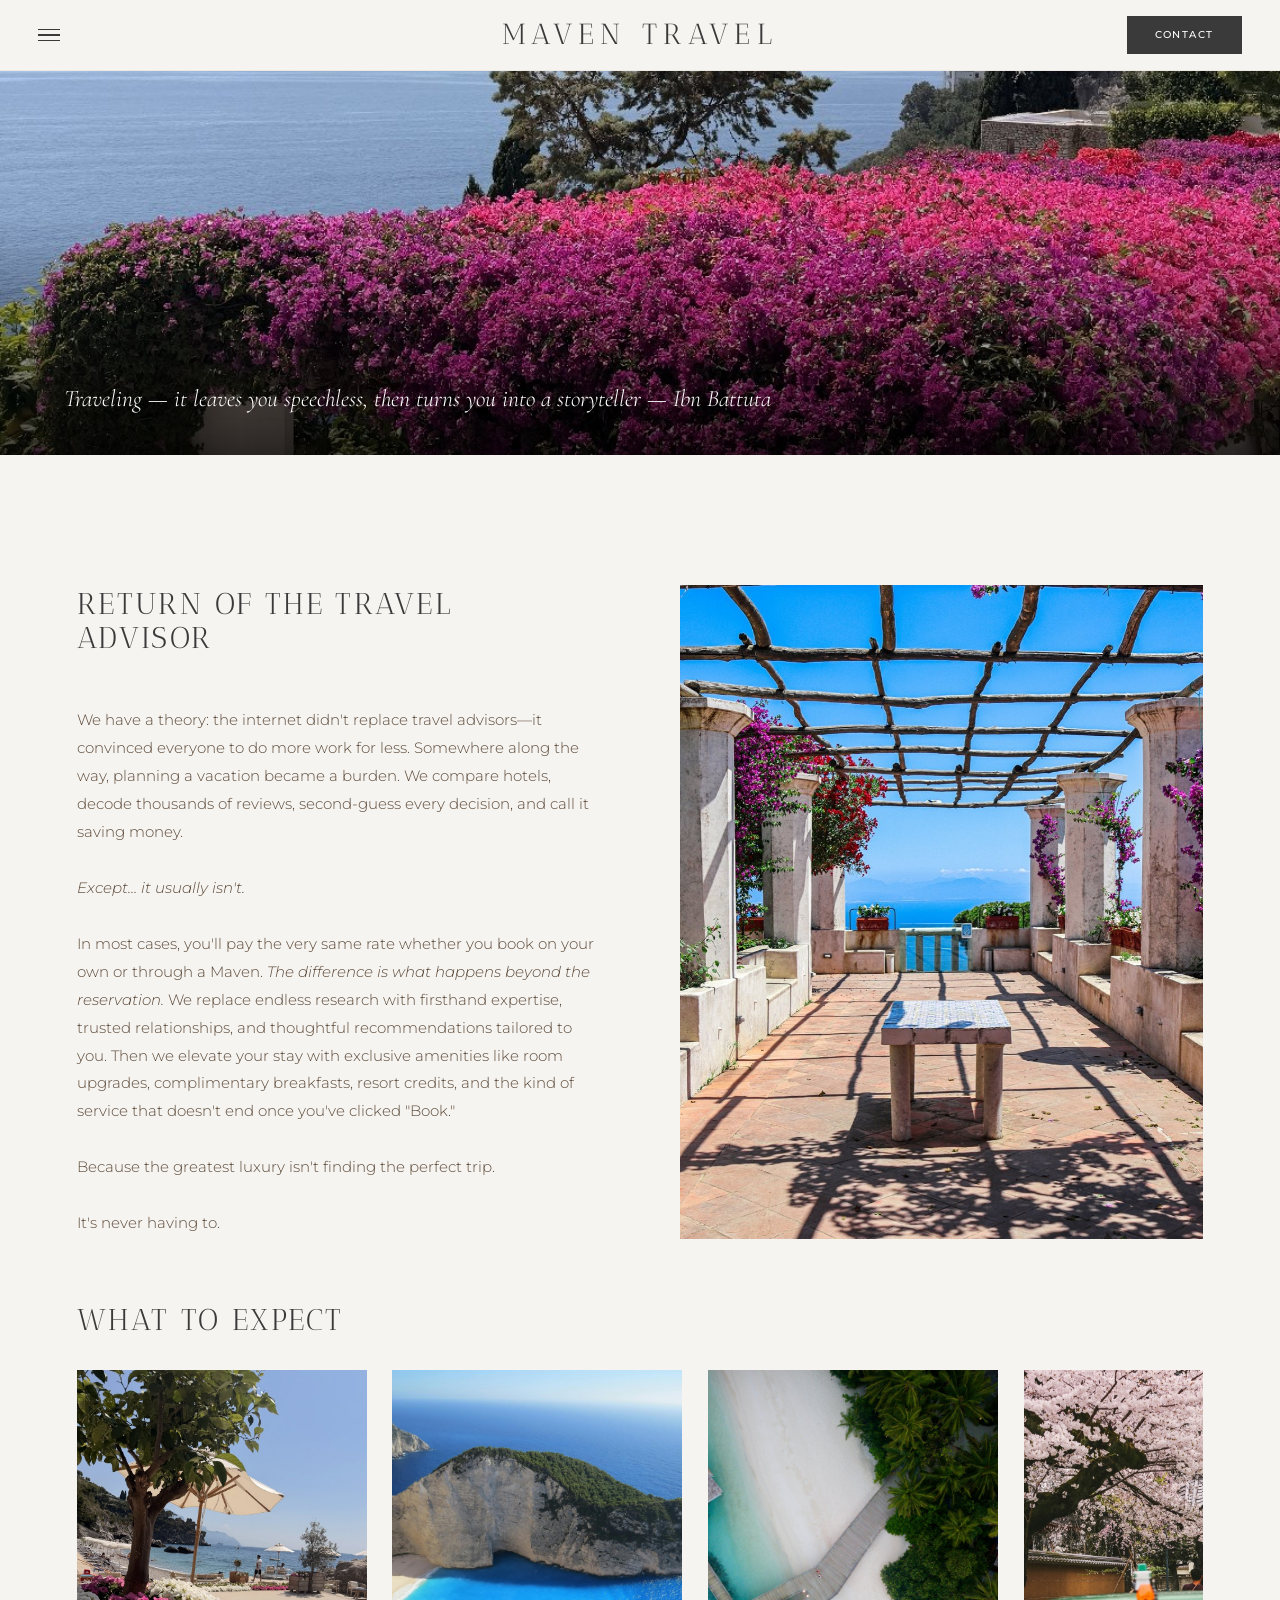
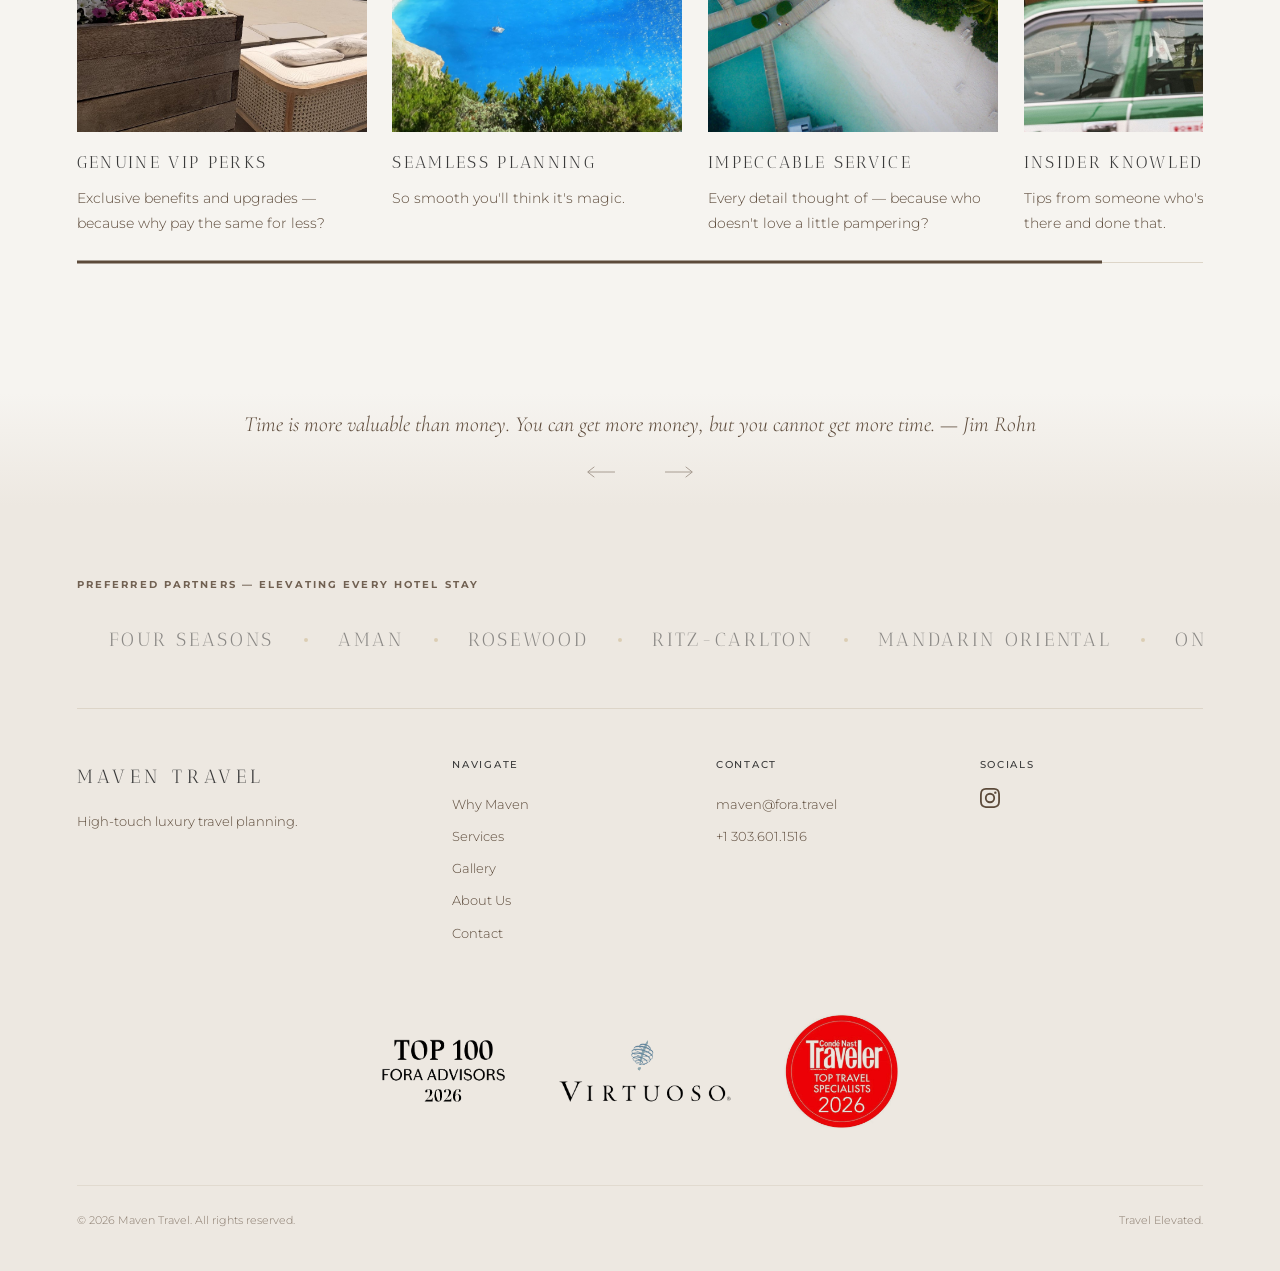
<file: why-maven.html>
<!DOCTYPE html>
<html lang="en">
<head>
    <meta charset="UTF-8">
    <meta name="viewport" content="width=device-width, initial-scale=1.0">
    <script>document.documentElement.classList.add('has-js');</script>
    <title>Why Work With a Maven — Maven Travel</title>
    <meta name="description" content="Why book with a Maven travel advisor: the same rate you would find on your own, elevated with room upgrades, resort credits, VIP amenities, and firsthand expertise.">
    <link rel="canonical" href="https://maventravelgroup.com/why-maven.html">
    <meta property="og:type" content="website">
    <meta property="og:site_name" content="Maven Travel Group">
    <meta property="og:title" content="Why Work With a Maven — Maven Travel">
    <meta property="og:description" content="Same rates, elevated: room upgrades, resort credits, VIP amenities, and firsthand expertise.">
    <meta property="og:url" content="https://maventravelgroup.com/why-maven.html">
    <meta property="og:image" content="https://maventravelgroup.com/assets/images/bougainvillea-mediterranean.jpg">
    <meta property="og:image:alt" content="Bougainvillea-draped pergola overlooking the Mediterranean">
    <meta name="twitter:card" content="summary_large_image">
    <link rel="preconnect" href="https://fonts.googleapis.com">
    <link rel="preconnect" href="https://fonts.gstatic.com" crossorigin>
    <link href="https://fonts.googleapis.com/css2?family=Antic+Didone&family=Cormorant+Garamond:ital,wght@0,300;0,400;0,500;1,300;1,400&family=Montserrat:wght@300;400;500&display=swap" rel="stylesheet">
    <link rel="stylesheet" href="assets/css/style.css">
    <link rel="icon" type="image/png" sizes="32x32" href="assets/images/favicon.png">
    <link rel="icon" type="image/png" sizes="16x16" href="assets/images/favicon-16.png">
    <link rel="icon" type="image/png" sizes="192x192" href="assets/images/favicon-192.png">
    <link rel="apple-touch-icon" href="assets/images/apple-touch-icon.png">
</head>
<body>

    <!-- Header -->
    <header class="header">
        <div class="header__inner">
            <div class="header__left">
                <div class="header__menu-btn">
                    <div class="header__hamburger"><span></span><span></span><span></span></div>
                </div>
            </div>
            <a href="index.html" class="header__logo">Maven Travel</a>
            <div class="header__right">
                <a href="about.html#contact" class="header__cta">Contact</a>
            </div>
        </div>
    </header>

    <!-- Nav Overlay -->
    <div class="nav-overlay">
        <div class="nav-overlay__panel">
            <button class="nav-overlay__close"><span>Close</span><span class="nav-overlay__close-x">&times;</span></button>
            <nav>
                <ul class="nav-overlay__list">
                    <li><a href="index.html" class="nav-overlay__link">Home</a></li>
                    <li><a href="why-maven.html" class="nav-overlay__link">Why Maven</a></li>
                    <li><a href="services.html" class="nav-overlay__link">Services</a></li>
                    <li><a href="experiences.html" class="nav-overlay__link">Gallery</a></li>
                    <li><a href="about.html" class="nav-overlay__link">About Us</a></li>
                </ul>
            </nav>
        </div>
    </div>

    <main>

        <!-- Hero -->
        <section class="hero hero--cover hero--oneline">
            <div class="hero__media">
                <img fetchpriority="high" src="assets/images/bougainvillea-mediterranean.jpg" alt="Bougainvillea-draped pergola overlooking the Mediterranean" style="object-position: center 67%;">
            </div>
            <div class="hero__text">
                <p class="hero__subtitle" data-reveal>Traveling — it leaves you speechless, then turns you into a storyteller — Ibn Battuta</p>
            </div>
        </section>

        <!-- Return of the Travel Advisor — all copy on the left, one image on the right -->
        <section class="section section--pb-0">
            <div class="container">
                <div class="welcome-split reveal">
                    <div class="welcome-split__text">
                        <h1 class="welcome-heading welcome-heading--wrap h-sub">Return of the Travel Advisor</h1>
                        <p>We have a theory: the internet didn't replace travel advisors—it convinced everyone to do more work for less. Somewhere along the way, planning a vacation became a burden. We compare hotels, decode thousands of reviews, second-guess every decision, and call it saving money.</p>
                        <p class="text-accent">Except… it usually isn't.</p>
                        <p>In most cases, you'll pay the very same rate whether you book on your own or through a Maven. <span class="text-accent">The difference is what happens beyond the reservation.</span> We replace endless research with firsthand expertise, trusted relationships, and thoughtful recommendations tailored to you. Then we elevate your stay with exclusive amenities like room upgrades, complimentary breakfasts, resort credits, and the kind of service that doesn't end once you've clicked "Book."</p>
                        <p>Because the greatest luxury isn't finding the perfect trip.</p>
                        <p>It's never having to.</p>
                    </div>
                    <div class="welcome-split__img">
                        <img src="assets/images/amalfi-pergola.jpg" alt="Pergola terrace overlooking the Amalfi coast">
                    </div>
                </div>
            </div>
        </section>

        <!-- What to Expect — intro on the left, horizontal scroll of cards on the right -->
        <section class="section section--pt-tight">
            <div class="container">
                <div class="expect-showcase reveal">
                    <h2 class="welcome-heading welcome-heading--wrap">What to Expect</h2>
                        <div class="expect-showcase__scroller">
                            <article class="expect-card">
                                <div class="expect-card__img"><img src="assets/images/beach-club-amalfi.jpg" alt="Beach club on the Amalfi coast" loading="lazy"></div>
                                <h3 class="expect-card__title">Genuine VIP perks</h3>
                                <p class="expect-card__text">Exclusive benefits and upgrades — because why pay the same for less?</p>
                            </article>
                            <article class="expect-card">
                                <div class="expect-card__img"><img src="assets/images/navagio-beach-greece.jpg" alt="Navagio Beach, Greece" loading="lazy"></div>
                                <h3 class="expect-card__title">Seamless planning</h3>
                                <p class="expect-card__text">So smooth you'll think it's magic.</p>
                            </article>
                            <article class="expect-card">
                                <div class="expect-card__img"><img src="assets/images/aerial-forest-road.jpg" alt="Aerial view of a winding forest road" loading="lazy"></div>
                                <h3 class="expect-card__title">Impeccable service</h3>
                                <p class="expect-card__text">Every detail thought of — because who doesn't love a little pampering?</p>
                            </article>
                            <article class="expect-card">
                                <div class="expect-card__img"><img src="assets/images/tokyo-cherry-taxi.jpg" alt="Cherry blossoms above a Tokyo street" loading="lazy"></div>
                                <h3 class="expect-card__title">Insider knowledge</h3>
                                <p class="expect-card__text">Tips from someone who's truly been there and done that.</p>
                            </article>
                        </div>
                        <div class="expect-scrollbar" aria-hidden="true"><span class="expect-scrollbar__thumb"></span></div>
                </div>
            </div>
        </section>

        <!-- Outro — sign-off quote blended into the footer, matching the home page -->
        <section class="outro">
            <div class="container">
                <p class="elevated-quote elevated-quote--oneline reveal">Time is more valuable than money. You can get more money, but you cannot get more time. — Jim Rohn</p>
                <div class="page-nav">
                    <a href="index.html" class="prev-page" aria-label="Back to Home">
                        <svg viewBox="0 0 48 24" fill="none" stroke="currentColor" stroke-width="1.25" stroke-linecap="round" stroke-linejoin="round" aria-hidden="true"><line x1="9" y1="12" x2="46" y2="12"></line><polyline points="17 5 8 12 17 19"></polyline></svg>
                    </a>
                    <a href="services.html" class="next-page" aria-label="Continue to Services">
                        <svg viewBox="0 0 48 24" fill="none" stroke="currentColor" stroke-width="1.25" stroke-linecap="round" stroke-linejoin="round" aria-hidden="true"><line x1="2" y1="12" x2="39" y2="12"></line><polyline points="31 5 40 12 31 19"></polyline></svg>
                    </a>
                </div>
            </div>
        </section>

    </main>

    <!-- Footer -->
    <footer class="footer">
        <div class="container">
            <div class="footer__partners">
                <p class="footer__partners-title">Preferred Partners — Elevating Every Hotel Stay</p>
                <div class="marquee">
                    <div class="marquee__item">Four Seasons</div>
                    <div class="marquee__item">Aman</div>
                    <div class="marquee__item">Rosewood</div>
                    <div class="marquee__item">Ritz-Carlton</div>
                    <div class="marquee__item">Mandarin Oriental</div>
                    <div class="marquee__item">One&amp;Only</div>
                    <div class="marquee__item">St. Regis</div>
                    <div class="marquee__item">Park Hyatt</div>
                    <div class="marquee__item">Belmond</div>
                    <div class="marquee__item">Six Senses</div>
                    <div class="marquee__item">Auberge</div>
                    <div class="marquee__item">Waldorf Astoria</div>
                </div>
            </div>
            <div class="footer__columns">
                <div>
                    <div class="footer__brand">Maven Travel</div>
                    <p class="footer__tagline">High-touch luxury travel planning.</p>
                </div>
                <div>
                    <h4 class="footer__col-title">Navigate</h4>
                    <a href="why-maven.html" class="footer__link">Why Maven</a>
                    <a href="services.html" class="footer__link">Services</a>
                    <a href="experiences.html" class="footer__link">Gallery</a>
                    <a href="about.html" class="footer__link">About Us</a>
                    <a href="about.html#contact" class="footer__link">Contact</a>
                </div>
                <div>
                    <h4 class="footer__col-title">Contact</h4>
                    <a href="mailto:maven@fora.travel" class="footer__link">maven@fora.travel</a>
                    <a href="tel:+13036011516" class="footer__link">+1 303.601.1516</a>
                </div>
                <div>
                    <h4 class="footer__col-title">Socials</h4>
                    <div class="footer__socials">
                        <a href="https://www.instagram.com/somewhere_nhu/" class="footer__social" aria-label="Instagram" target="_blank" rel="noopener">
                            <svg viewBox="0 0 24 24" aria-hidden="true"><path d="M12 2.163c3.204 0 3.584.012 4.85.07 3.252.148 4.771 1.691 4.919 4.919.058 1.265.069 1.645.069 4.849 0 3.205-.012 3.584-.069 4.849-.149 3.225-1.664 4.771-4.919 4.919-1.266.058-1.644.07-4.85.07-3.204 0-3.584-.012-4.849-.07-3.26-.149-4.771-1.699-4.919-4.92-.058-1.265-.07-1.644-.07-4.849 0-3.204.013-3.583.07-4.849.149-3.227 1.664-4.771 4.919-4.919 1.266-.057 1.645-.069 4.849-.069zm0-2.163C8.741 0 8.332.014 7.052.072 2.695.272.273 2.69.073 7.052.014 8.333 0 8.741 0 12c0 3.259.014 3.668.072 4.948.2 4.358 2.618 6.78 6.98 6.98C8.333 23.986 8.741 24 12 24c3.259 0 3.668-.014 4.948-.072 4.354-.2 6.782-2.618 6.979-6.98.059-1.28.073-1.689.073-4.948 0-3.259-.014-3.667-.072-4.947-.196-4.354-2.617-6.78-6.979-6.98C15.668.014 15.259 0 12 0zm0 5.838a6.162 6.162 0 100 12.324 6.162 6.162 0 000-12.324zM12 16a4 4 0 110-8 4 4 0 010 8zm6.406-11.845a1.44 1.44 0 100 2.881 1.44 1.44 0 000-2.881z"/></svg>
                        </a>
                    </div>
                </div>
            </div>
            <div class="footer__badges">
                <img src="assets/images/badge-fora-top100.png" alt="Fora Top 100 Advisors 2026" loading="lazy">
                <img class="footer__badge--wide" src="assets/images/badge-virtuoso.png" alt="Virtuoso member agency" loading="lazy">
                <img class="footer__badge--round" src="assets/images/badge-cnt-specialists.png" alt="Condé Nast Traveler Top Travel Specialists 2026" loading="lazy">
            </div>
            <div class="footer__bottom">
                <span>&copy; 2026 Maven Travel. All rights reserved.</span>
                <span>Travel Elevated.</span>
            </div>
        </div>
    </footer>

    <script src="assets/js/main.js"></script>
</body>
</html>
</file>
<file: assets/css/style.css>
/* ============================================
   MAVEN TRAVEL — Design System
   Aman-inspired editorial luxury
   ============================================ */

/* ----- Custom Properties ----- */

:root {
    --white:       #FFFFFF;
    --cream:       #F6F4F0;
    --beige:       #EDE8E1;
    --beige-dark:  #DDD5C8;
    --brown:       #5C4A3A;
    --dark-brown:  #3E2723;
    --deep-navy:   #1B2433;
    --black:       #3A3A3A;
    --gold:        #B8975A;
    --gold-light:  #D4B978;

    --font-display: 'Antic Didone', 'Didot', 'Georgia', serif;
    --font-heading: 'Cormorant Garamond', 'Georgia', serif;
    --font-body:    'Montserrat', 'Helvetica Neue', sans-serif;

    --container:        1200px;
    --container-narrow: 780px;
    --section-pad:      130px;

    --ease:      0.4s cubic-bezier(0.25, 0.1, 0.25, 1);
    --ease-slow: 0.8s cubic-bezier(0.25, 0.1, 0.25, 1);
}

/* ----- Reset ----- */

*, *::before, *::after { margin: 0; padding: 0; box-sizing: border-box; }

html {
    scroll-behavior: smooth;
    -webkit-font-smoothing: antialiased;
    -moz-osx-font-smoothing: grayscale;
}

body {
    font-family: var(--font-body);
    font-weight: 300;
    font-size: clamp(15px, 0.4vw + 10px, 17px);
    line-height: 1.85;
    color: var(--brown);
    background: var(--cream);
    overflow-x: hidden;
}

img  { max-width: 100%; height: auto; display: block; }
a    { text-decoration: none; color: inherit; }
ul, ol { list-style: none; }
button { font-family: inherit; cursor: pointer; border: none; background: none; }

/* ----- Typography ----- */

/* Headings are styled to match the MAVEN TRAVEL logo exactly: the display
   face (Antic Didone), weight 400, uppercase, and the logo's 0.22em tracking.
   This is the one shared stylesheet, so it applies on every page. */
h1, h2, h3, h4 {
    font-family: var(--font-display);
    font-weight: 400;
    line-height: 1.15;
    color: var(--black);
    text-transform: uppercase;
    letter-spacing: 0.22em;
}

h1 { font-size: clamp(2.6rem, 5vw, 4.5rem); }
h2 { font-size: clamp(1.6rem, 2.35vw, 2.1rem); }
h3 { font-size: clamp(1.3rem, 2vw, 1.7rem); }

/* Page-topic headings promoted to h1 for document structure; renders at h2 scale */
.h-sub { font-size: clamp(1.6rem, 2.35vw, 2.1rem); }

/* Visually hidden, read by assistive tech and crawlers */
.sr-only {
    position: absolute;
    width: 1px;
    height: 1px;
    padding: 0;
    margin: -1px;
    overflow: hidden;
    clip: rect(0 0 0 0);
    white-space: nowrap;
    border: 0;
}

h4 {
    font-family: var(--font-body);
    font-size: 0.65rem;
    font-weight: 400;
    letter-spacing: 0.22em;
    text-transform: uppercase;
    color: var(--brown);
}

p { max-width: 620px; }

/* ----- Links & Buttons ----- */

/* Aman-style text link with underline */
.link {
    font-family: var(--font-body);
    font-size: 0.8rem;
    font-weight: 400;
    color: var(--brown);
    text-decoration: underline;
    text-underline-offset: 4px;
    text-decoration-thickness: 1px;
    transition: color var(--ease);
}

.link:hover { color: var(--black); }

/* Filled button (Reserve / Contact style) */
.btn {
    display: inline-block;
    font-family: var(--font-body);
    font-size: 0.65rem;
    font-weight: 500;
    letter-spacing: 0.18em;
    text-transform: uppercase;
    padding: 14px 40px;
    background: var(--black);
    color: var(--white);
    transition: background var(--ease);
}

.btn:hover { background: var(--dark-brown); }

/* Outlined variant */
.btn--outline {
    background: transparent;
    color: var(--black);
    border: 1px solid var(--black);
}

.btn--outline:hover {
    background: var(--black);
    color: var(--white);
}

/* ----- Layout ----- */

.container {
    width: 88%;
    max-width: var(--container);
    margin: 0 auto;
}

.container--narrow {
    max-width: var(--container-narrow);
}

.section {
    padding: var(--section-pad) 0;
}

/* Tighten the gap when two sections should read as one grouped block */
.section--pb-tight { padding-bottom: 64px; }
.section--pt-tight { padding-top: 64px; }
.section--pb-0 { padding-bottom: 0; }

/* Beige-backed section for layering depth */
.section--beige {
    background: var(--beige);
}

/* White-backed section for contrast against cream */
.section--white {
    background: var(--white);
}

.text-center { text-align: center; }
.mx-auto     { margin-left: auto; margin-right: auto; }

/* ----- Section Dividers (Aman-style thin line + label) ----- */

.divider-label {
    display: flex;
    align-items: center;
    gap: 24px;
    padding: 50px 0;
}

.divider-label::before,
.divider-label::after {
    content: '';
    flex: 1;
    height: 1px;
    background: var(--beige-dark);
}

.divider-label span {
    font-family: var(--font-body);
    font-size: 0.6rem;
    font-weight: 400;
    letter-spacing: 0.25em;
    text-transform: uppercase;
    color: var(--brown);
    white-space: nowrap;
}

/* Simple thin line */
.divider-line {
    border: none;
    height: 1px;
    background: var(--beige-dark);
    margin: 0;
}

/* Small gold accent bar */
.gold-bar {
    width: 40px;
    height: 1px;
    background: var(--gold);
    margin: 28px 0;
}

.gold-bar--center {
    margin-left: auto;
    margin-right: auto;
}

/* ----- Header (Aman-style: centered logo, hamburger left, CTA right) ----- */

.header {
    position: sticky;
    top: 0;
    z-index: 1000;
    background: var(--cream);
    border-bottom: 1px solid var(--beige);
    padding: 0;
}

.header__inner {
    display: flex;
    align-items: center;
    justify-content: space-between;
    width: 94%;
    max-width: 1400px;
    margin: 0 auto;
    height: 70px;
}

.header__left {
    display: flex;
    align-items: center;
    gap: 14px;
    flex: 1;
}

.header__menu-btn {
    display: flex;
    align-items: center;
    gap: 10px;
    cursor: pointer;
    padding: 8px 0;
}

.header__hamburger {
    display: flex;
    flex-direction: column;
    gap: 4px;
    width: 22px;
}

.header__hamburger span {
    height: 1.5px;
    width: 100%;
    background: var(--black);
    transition: var(--ease);
}


.header__logo {
    font-family: var(--font-display);
    font-size: clamp(0.9rem, 2.4vw, 1.8rem);
    font-weight: 400;
    letter-spacing: 0.22em;
    text-transform: uppercase;
    color: var(--black);
    text-align: center;
    white-space: nowrap;
    flex: 1;
}

.header__right {
    display: flex;
    align-items: center;
    justify-content: flex-end;
    gap: 20px;
    flex: 1;
}

.header__cta {
    font-size: 0.6rem;
    font-weight: 500;
    letter-spacing: 0.15em;
    text-transform: uppercase;
    padding: 10px 28px;
    background: var(--black);
    color: var(--white);
    transition: background var(--ease);
}

.header__cta:hover { background: var(--dark-brown); }

/* Side-panel navigation (Aman-style) */
.nav-overlay {
    position: fixed;
    inset: 0;
    z-index: 999;
    visibility: hidden;
}

/* Dimmed backdrop */
.nav-overlay::before {
    content: '';
    position: absolute;
    inset: 0;
    background: rgba(0, 0, 0, 0.3);
    opacity: 0;
    transition: opacity 0.5s ease;
}

.nav-overlay--open::before {
    opacity: 1;
}

.nav-overlay--open {
    visibility: visible;
}

/* The panel itself */
.nav-overlay__panel {
    position: absolute;
    top: 0;
    left: 0;
    width: 240px;
    max-width: 85vw;
    height: 100%;
    background: var(--white);
    padding: 80px 40px 60px;
    display: flex;
    flex-direction: column;
    justify-content: center;
    transform: translateX(-100%);
    transition: transform 0.5s cubic-bezier(0.25, 0.1, 0.25, 1);
    overflow-y: auto;
}

.nav-overlay--open .nav-overlay__panel {
    transform: translateX(0);
}

.nav-overlay__close {
    position: absolute;
    top: 28px;
    right: 32px;
    font-size: 0.7rem;
    font-weight: 400;
    letter-spacing: 0.15em;
    text-transform: uppercase;
    color: var(--brown);
    cursor: pointer;
    display: flex;
    align-items: center;
    gap: 10px;
    z-index: 2;
}

.nav-overlay__close-x {
    font-size: 1.4rem;
    font-weight: 300;
    line-height: 1;
}

.nav-overlay__list {
    text-align: left;
    display: flex;
    flex-direction: column;
    gap: 6px;
}

.nav-overlay__link {
    font-family: var(--font-display);
    font-size: 1.5rem;
    font-weight: 400;
    color: var(--black);
    transition: color var(--ease);
    display: block;
    padding: 8px 0;
}

.nav-overlay__link:hover { color: var(--gold); }

/* ----- Hero (Aman-style: contained image, text below) ----- */

.hero {
    padding: 0;
}

/* Full-bleed: the hero image spans the whole viewport width and butts up
   against the sticky header, no side margins or top gap. The quote overlay
   below keeps its own inset, so the bottom is unchanged. */
.hero__media {
    width: 100%;
    margin: 0;
    overflow: hidden;
    aspect-ratio: 16 / 8;
    background: var(--beige);
}

.hero__media img {
    width: 100%;
    height: 100%;
    object-fit: cover;
    object-position: center;
}

.hero__text {
    text-align: right;
    padding: 50px 5% 30px;
    max-width: 1400px;
    width: 94%;
    margin: 0 auto;
}

.hero__subtitle {
    font-family: var(--font-heading);
    font-size: clamp(1.4rem, 2.5vw, 2rem);
    font-weight: 300;
    font-style: italic;
    color: var(--brown);
    max-width: 600px;
    margin-left: auto;
}

/* Inner page hero — smaller */
.hero--inner .hero__media {
    aspect-ratio: 16 / 6;
}

/* Cover hero — full image with the quote overlaid lower-left.
   Shared format so every page's front image matches the home wave shot. */
.hero--cover {
    position: relative;
}

.hero--cover .hero__media {
    position: relative;
    aspect-ratio: 10 / 3;
}

/* Home wave shot is framed up to crop the lone surfer out of the bottom */
.hero--home .hero__media img {
    object-position: center 15%;
}

/* Home hero background video — fills the frame like the cover image.
   Pulled up slightly so the bottom edge (and any source watermark) crops away. */
.hero__video {
    width: 100%;
    height: 100%;
    object-fit: cover;
    object-position: center 40%;
    display: block;
}

/* "MAVEN" wordmark centered over the video, fading in → holding → fading out
   to reveal the typed quote underneath */
.hero__intro {
    position: absolute;
    inset: 0;
    display: flex;
    align-items: center;
    justify-content: center;
    z-index: 3;
    pointer-events: none;
}

.hero__intro span {
    font-family: var(--font-display);
    color: var(--white);
    font-size: clamp(2.4rem, 9vw, 8rem);
    letter-spacing: 0.34em;
    padding-left: 0.34em;
    text-shadow: 0 2px 40px rgba(0, 0, 0, 0.55);
    animation: hero-intro 2.9s ease forwards;
}

@keyframes hero-intro {
    0%   { opacity: 0; letter-spacing: 0.6em; }
    20%  { opacity: 1; letter-spacing: 0.34em; }
    62%  { opacity: 1; letter-spacing: 0.34em; }
    100% { opacity: 0; letter-spacing: 0.30em; }
}

@media (prefers-reduced-motion: reduce) {
    .hero__intro { display: none; }
}

/* Warm golden grade — harmonizes a cool hero image with the sunset tones below it */
.hero--warm .hero__media img {
    filter: sepia(0.34) saturate(1.22) brightness(1.05) contrast(1.02) hue-rotate(-8deg);
}

.hero--warm .hero__media::before {
    content: '';
    position: absolute;
    inset: 0;
    z-index: 1;
    pointer-events: none;
    background: linear-gradient(to top, rgba(150, 92, 40, 0.30), rgba(214, 158, 96, 0.18));
}

/* Gradient that deepens toward the bottom so the quote rests in a calm,
   darker band instead of competing with a busy image */
.hero--cover .hero__media::after {
    content: '';
    position: absolute;
    inset: 0;
    background: linear-gradient(to top, rgba(0, 0, 0, 0.72) 0%, rgba(0, 0, 0, 0.34) 30%, rgba(0, 0, 0, 0) 62%);
    pointer-events: none;
}

/* Quote overlaid lower-left — italic, no quote marks, like Maven speaking to you.
   Anchored to the hero's left edge (not a centered container) so it stays in the
   corner on wide screens; the 5% side padding keeps it off the edge. */
.hero--cover .hero__text {
    position: absolute;
    left: 0;
    bottom: 0;
    width: 88%;
    max-width: var(--container);
    padding: 0 5% 34px;
    text-align: left;
    z-index: 2;
}

.hero--cover .hero__subtitle {
    color: var(--white);
    margin-left: 0;
    text-shadow: 0 1px 18px rgba(0, 0, 0, 0.45);
}

/* Longer quotes that stay on a single line, scaling with the viewport so they
   never wrap (no clamp floor) — wins over the mobile subtitle rule via specificity */
.hero--cover.hero--oneline .hero__subtitle {
    max-width: none;
    white-space: nowrap;
    font-size: min(1.85vw, 1.85rem);
}

/* Hero quote reveal — a wide feathered gradient sweeps across the line once,
   left to right, and the words emerge out of it. No glyphs, no words, no steps:
   the only thing animating is a single mask position, so the motion is calm and
   continuous rather than mechanical.

   The mask image is 3x the element's width. Its left third is opaque, then it
   feathers to transparent over the next 20%. Sliding it from 100% to 0% carries
   that soft edge across the text exactly once — starting fully hidden, ending
   fully opaque.

   width: fit-content is load-bearing. The paragraph is a block, so without it the
   mask would span the full column while the text occupies only part of it, and
   the sweep would finish before it reached the last word.

   The hidden start state is gated on .has-js, set by an inline <head> script
   before first paint — NOT applied by the deferred main.js. If it were added
   later, the browser would paint the full quote and then hide it: the "flash,
   disappear, reappear" seen on every page load. With JS off entirely, .has-js is
   never set, the mask never applies, and the quote simply shows — the right
   fallback. main.js only sets the per-line duration (--reveal-dur) and adds
   .is-revealed to start the sweep. */
.has-js .hero__subtitle[data-reveal] {
    width: fit-content;
    -webkit-mask-image: linear-gradient(90deg, #000 0%, #000 33.333%, rgba(0, 0, 0, 0) 40%, rgba(0, 0, 0, 0) 100%);
            mask-image: linear-gradient(90deg, #000 0%, #000 33.333%, rgba(0, 0, 0, 0) 40%, rgba(0, 0, 0, 0) 100%);
    -webkit-mask-size: 300% 100%;
            mask-size: 300% 100%;
    -webkit-mask-repeat: no-repeat;
            mask-repeat: no-repeat;
    -webkit-mask-position: 100% 0;
            mask-position: 100% 0;
    transition: -webkit-mask-position var(--reveal-dur, 3500ms) linear,
                        mask-position var(--reveal-dur, 3500ms) linear;
}

.has-js .hero__subtitle[data-reveal].is-revealed {
    -webkit-mask-position: 0 0;
            mask-position: 0 0;
}

/* Reduced motion: no sweep — the quote is simply present. */
@media (prefers-reduced-motion: reduce) {
    .has-js .hero__subtitle[data-reveal] {
        -webkit-mask-image: none;
                mask-image: none;
    }
}

/* ----- Content Block (text + image, Aman asymmetric layout) ----- */

.content-block {
    display: grid;
    grid-template-columns: 1fr 1fr;
    gap: 80px;
    align-items: center;
}

.content-block--reverse {
    direction: rtl;
}

.content-block--reverse > * {
    direction: ltr;
}

/* Text column within content block */
.content-block__text h2 { margin-bottom: 16px; }
.content-block__text p  { margin-bottom: 20px; }

.content-block__links {
    display: flex;
    gap: 40px;
    margin-top: 32px;
}

/* ----- Unified Image Frames ----- */

.img-frame {
    overflow: hidden;
    background: var(--beige);
}

.img-frame img {
    width: 100%;
    height: 100%;
    object-fit: cover;
    object-position: center;
    transition: transform var(--ease-slow);
}

.img-frame:hover img { transform: scale(1.03); }

.img-frame--portrait  { aspect-ratio: 3 / 4; }
.img-frame--landscape { aspect-ratio: 4 / 3; }
.img-frame--wide      { aspect-ratio: 16 / 9; }
.img-frame--square    { aspect-ratio: 1 / 1; }

/* ----- Image Row (Aman-style: 2 or 3 equal images in a row) ----- */

.image-row {
    display: grid;
    gap: 20px;
}

.image-row--2 { grid-template-columns: 1fr 1fr; }
.image-row--3 { grid-template-columns: 1fr 1fr 1fr; }

.image-row .img-frame { aspect-ratio: 4 / 5; }

/* ----- Experience Cards (Aman-style: white card on beige) ----- */

.experience-grid {
    display: grid;
    grid-template-columns: repeat(3, 1fr);
    gap: clamp(10px, 1.6vw, 28px);
}
/* Always 3 across on desktop; step down so phones/tablets aren't cramped. */
@media (max-width: 760px) {
    .experience-grid { grid-template-columns: repeat(2, 1fr); }
}
@media (max-width: 480px) {
    .experience-grid { grid-template-columns: 1fr; }
}

.experience-card {
    display: flex;
    flex-direction: column;
}

.experience-card__image {
    overflow: hidden;
    aspect-ratio: 1 / 1;
    background: var(--beige);
}

.experience-card__image img {
    width: 100%;
    height: 100%;
    object-fit: cover;
    object-position: center;
    transition: transform var(--ease-slow);
}

.experience-card:hover .experience-card__image img {
    transform: scale(1.03);
}

.experience-card__body {
    flex: 1 1 auto;
    display: flex;
    flex-direction: column;
    padding: clamp(14px, 1.6vw, 20px) 0 0;
}

/* Gold kicker — same treatment as the services "Custom Itinerary Planning" title */
/* Descriptive line — same italic serif as the services "Custom Itinerary Planning" */
.experience-card__subtitle {
    font-family: var(--font-heading);
    font-style: italic;
    font-weight: 300;
    font-size: clamp(0.92rem, 1.05vw, 1.05rem);
    letter-spacing: normal;
    text-transform: none;
    color: var(--brown);
    line-height: 1.45;
    order: 2;
    margin-top: 6px;
}

/* Title — bold serif, tucked just under the descriptive line */
.experience-card__title {
    font-family: var(--font-heading);
    font-size: clamp(1.05rem, 1.5vw, 1.32rem);
    font-weight: 600;
    letter-spacing: 0.1em;
    color: var(--black);
    line-height: 1.25;
    order: 1;
}

/* ----- Destination Grid (Aman-style: image tiles with name) ----- */

.dest-grid {
    display: grid;
    grid-template-columns: repeat(4, 1fr);
    gap: 20px;
}

.dest-tile {
    position: relative;
    overflow: hidden;
    aspect-ratio: 4 / 3;
    background: var(--beige);
}

.dest-tile img {
    width: 100%;
    height: 100%;
    object-fit: cover;
    object-position: center;
    transition: transform var(--ease-slow);
}

.dest-tile:hover img { transform: scale(1.03); }

.dest-tile__name {
    position: absolute;
    bottom: 0;
    left: 0;
    right: 0;
    padding: 16px 18px;
    background: linear-gradient(to top, rgba(0,0,0,0.5), transparent);
    font-family: var(--font-display);
    font-size: 0.95rem;
    letter-spacing: 0.04em;
    color: var(--white);
}

/* ----- Destinations Marquee (horizontal "moving road") ----- */

.dest-marquee {
    overflow: hidden;
    width: 100%;
    padding: 30px 0;
}

.dest-marquee__track {
    display: flex;
    width: max-content;
    animation: dest-scroll 60s linear infinite;
}

.dest-marquee:hover .dest-marquee__track {
    animation-play-state: paused;
}

/* Per-tile margin (not flex gap) keeps the -50% loop perfectly seamless */
.dest-marquee .dest-tile {
    flex: 0 0 auto;
    width: clamp(220px, 24vw, 340px);
    margin-right: 20px;
    aspect-ratio: 4 / 3;
    transition: transform var(--ease), box-shadow var(--ease);
}

.dest-marquee .dest-tile:hover {
    transform: translateY(-6px) scale(1.03);
    box-shadow: 0 24px 46px -24px rgba(62, 39, 35, 0.40);
    z-index: 2;
}

@keyframes dest-scroll {
    from { transform: translateX(0); }
    to   { transform: translateX(-50%); }
}

@media (prefers-reduced-motion: reduce) {
    .dest-marquee__track { animation: none; }
}

/* ----- Service Tiers (white cards on beige) ----- */

.service-tier {
    padding: 40px 44px;
    background: var(--white);
    margin-bottom: 20px;
}

.service-tier:last-child { margin-bottom: 0; }

.service-tier__header {
    display: flex;
    justify-content: space-between;
    align-items: baseline;
    margin-bottom: 16px;
}

.service-tier__name {
    font-family: var(--font-display);
    font-size: clamp(1.45rem, 2.4vw, 1.8rem);
    color: var(--black);
}

.service-tier__price {
    font-size: 0.65rem;
    letter-spacing: 0.2em;
    text-transform: uppercase;
    color: var(--gold);
}

.service-tier__desc {
    margin-bottom: 24px;
}

.service-tier__list li {
    padding: 5px 0;
    padding-left: 16px;
    position: relative;
    font-size: 0.9rem;
}

.service-tier__list li::before {
    content: '—';
    position: absolute;
    left: 0;
    color: var(--gold);
}

/* ----- What to Expect (feature list) ----- */

.feature-list {
    display: grid;
    grid-template-columns: 1fr 1fr;
    gap: 24px 60px;
}

.feature-list__item {
    padding: 16px 0;
    border-bottom: 1px solid var(--beige-dark);
    font-size: 0.9rem;
}

/* ----- Profile / About ----- */

.profile {
    display: grid;
    grid-template-columns: 0.8fr 1.5fr;
    gap: clamp(40px, 5vw, 72px);
    align-items: center;
    text-align: center;
}

.profile--reverse { direction: rtl; }
.profile--reverse > * { direction: ltr; }

.profile__media {
    position: relative;
    overflow: hidden;
    background: var(--beige);
    aspect-ratio: 4 / 5;
    width: 70%;
    margin-left: auto;
    margin-right: auto;
}

.profile__image {
    position: absolute;
    inset: 0;
    overflow: hidden;
}

.profile__image img {
    width: 100%;
    height: 100%;
    object-fit: cover;
    object-position: center;
    transition: transform var(--ease-slow);
}

.profile__image:hover img { transform: scale(1.03); }

.profile__name {
    font-family: var(--font-display);
    font-size: clamp(1.6rem, 2.6vw, 2rem);
    color: var(--black);
    margin-bottom: 4px;
}

.profile__role {
    font-family: var(--font-heading);
    font-style: italic;
    font-weight: 300;
    font-size: 1.05rem;
    letter-spacing: normal;
    text-transform: none;
    color: var(--brown);
    margin-bottom: 28px;
}

/* Name + role sit under the photo as a caption; body copy aligns to the photo top */
.profile__col .profile__name {
    font-size: clamp(1.2rem, 1.9vw, 1.5rem);
    margin-top: clamp(18px, 2vw, 26px);
    margin-bottom: 2px;
}

.profile__col .profile__role { margin-bottom: 0; }

.profile__col .gold-bar { margin: 16px 0 0; }

/* Bio copy: slightly smaller and tighter than site body text, but never below
   15px so it stays comfortable on phones and for weaker eyesight. Left-aligned
   because centered multi-paragraph text is hard to scan. */
.profile__bio {
    max-width: 620px;
    margin: 0 auto 14px;
    font-size: clamp(15px, 0.3vw + 12px, 15.5px);
    line-height: 1.7;
    text-align: left;
}

.profile__quote {
    font-family: var(--font-heading);
    font-style: italic;
    font-size: clamp(1rem, 1.5vw, 1.15rem);
    color: var(--black);
    padding-left: 20px;
    border-left: 1px solid var(--gold);
    margin: 28px 0;
}

.profile__quote cite {
    display: block;
    margin-top: 10px;
    font-size: 0.6rem;
    letter-spacing: 0.15em;
    text-transform: uppercase;
    font-style: normal;
    color: var(--gold);
}

.profile__bucket-title {
    font-family: var(--font-heading);
    font-style: italic;
    font-weight: 600;
    font-size: 1.05rem;
    letter-spacing: normal;
    text-transform: none;
    color: var(--brown);
    margin-top: 26px;
    margin-bottom: 8px;
}

/* My Short List — clean hairline-divided items, no bullets */
.profile__bucket {
    display: flex;
    flex-wrap: wrap;
    align-items: baseline;
    justify-content: center;
    list-style: none;
}
.profile__bucket li {
    font-size: 0.9rem;
}
.profile__bucket li:not(:first-child)::before {
    content: '•';
    margin: 0 0.55em;
    color: var(--gold);
    font-size: 2em;
    line-height: 1;
    vertical-align: middle;
}

.profile__bucket li:last-child {
    border-bottom: none;
}

/* Megan's short list is the longest — keep it on one line on desktop by easing
   the type down and tightening the bullet spacing; it still wraps on mobile. */
@media (min-width: 769px) {
    .profile--reverse .profile__bucket {
        flex-wrap: nowrap;
    }
    .profile--reverse .profile__bucket li {
        white-space: nowrap;
        font-size: clamp(0.55rem, 0.9vw, 0.8rem);
    }
    .profile--reverse .profile__bucket li:not(:first-child)::before {
        margin: 0 0.35em;
    }
}

/* ----- Contact ----- */

/* Land the contact section below the sticky header when jumped/scrolled to */
#contact { scroll-margin-top: 90px; }

.contact-layout {
    display: grid;
    grid-template-columns: 1.3fr 1fr;
    gap: 100px;
    align-items: start;
}

.form { display: grid; gap: 24px; }

.form__group { display: flex; flex-direction: column; gap: 6px; }

.form__label {
    font-size: 0.6rem;
    font-weight: 500;
    letter-spacing: 0.18em;
    text-transform: uppercase;
    color: var(--brown);
}
/* Every field is required — mark each label so it doesn't read as optional. */
.form__label::after {
    content: '*';
    margin-left: 0.3em;
    color: var(--gold);
}

.form__input,
.form__textarea {
    font-family: var(--font-body);
    font-size: 0.85rem;
    font-weight: 300;
    padding: 12px 0;
    border: none;
    border-bottom: 1px solid var(--beige-dark);
    background: transparent;
    color: var(--black);
    outline: none;
    transition: border-color var(--ease);
}

.form__input:focus,
.form__textarea:focus { border-bottom-color: var(--gold); }

.form__textarea { resize: vertical; min-height: 120px; }

.form__row { display: grid; grid-template-columns: 1fr 1fr; gap: 24px; }

.contact-person { margin-bottom: 36px; }

.contact-person__name {
    font-family: var(--font-display);
    font-size: clamp(1.2rem, 1.9vw, 1.4rem);
    color: var(--black);
    margin-bottom: 8px;
}

.contact-person__detail {
    font-size: 0.82rem;
    margin-bottom: 3px;
}

.contact-person__detail a {
    text-decoration: underline;
    text-underline-offset: 3px;
    text-decoration-thickness: 1px;
    transition: color var(--ease);
}

.contact-person__detail a:hover { color: var(--gold); }

/* ----- Partner Marquee ----- */

.marquee-wrap {
    padding: 60px 0;
    background: var(--cream);
    overflow: hidden;
}

.marquee-wrap__title {
    text-align: center;
    font-size: 0.6rem;
    letter-spacing: 0.22em;
    text-transform: uppercase;
    color: var(--brown);
    opacity: 0.7;
    margin-bottom: 36px;
}

.marquee {
    display: flex;
    align-items: center;
    animation: marquee 50s linear infinite;
    width: max-content;
}

.marquee:hover { animation-play-state: paused; }

.marquee__item {
    flex-shrink: 0;
    display: flex;
    align-items: center;
    gap: 14px;
    padding: 0 32px;
    font-family: var(--font-display);
    font-size: 1.2rem;
    letter-spacing: 0.14em;
    text-transform: uppercase;
    color: var(--black);
    opacity: 0.55;
    transition: opacity var(--ease);
    position: relative;
}

.marquee__item::after {
    content: '';
    width: 4px;
    height: 4px;
    border-radius: 50%;
    background: var(--gold);
    opacity: 0.6;
    position: absolute;
    right: -2px;
    top: 50%;
    transform: translateY(-50%);
}

.marquee__item:hover { opacity: 1; }

@keyframes marquee {
    0%   { transform: translateX(0); }
    100% { transform: translateX(-50%); }
}

/* ----- Footer (Aman-style: cream bg, multi-column) ----- */

.footer {
    background: var(--beige);
    padding: 70px 0 40px;
}

/* Get Inspired bar */
.footer__inspire {
    display: flex;
    align-items: center;
    justify-content: space-between;
    gap: 40px;
    padding-bottom: 50px;
    margin-bottom: 50px;
    border-bottom: 1px solid var(--beige-dark);
}

.footer__inspire-heading {
    font-family: var(--font-display);
    font-size: 1.5rem;
    color: var(--black);
    white-space: nowrap;
}

.footer__inspire-text {
    font-size: 0.82rem;
    max-width: 500px;
    flex: 1;
}

/* Footer preferred-partners carousel (replaces the Get Inspired bar) */
.footer__partners {
    padding-bottom: 50px;
    margin-bottom: 50px;
    border-bottom: 1px solid var(--beige-dark);
    overflow: hidden;
}

.footer__partners-title {
    text-align: left;
    font-size: 0.6rem;
    font-weight: 700;
    letter-spacing: 0.22em;
    text-transform: uppercase;
    color: var(--brown);
    opacity: 0.85;
    margin-bottom: 28px;
}

/* Footer columns */
.footer__columns {
    display: grid;
    grid-template-columns: 1.5fr 1fr 1fr 1fr;
    gap: 40px;
    margin-bottom: 60px;
}

.footer__brand {
    font-family: var(--font-display);
    font-size: clamp(1.05rem, 1.6vw, 1.2rem);
    letter-spacing: 0.24em;
    text-transform: uppercase;
    color: var(--black);
    margin-bottom: 16px;
}

.footer__tagline {
    font-size: 0.82rem;
    max-width: 280px;
    line-height: 1.7;
}

.footer__badges {
    display: flex;
    justify-content: center;
    align-items: center;
    gap: 52px;
    margin: 64px 0 56px;
}

.footer__badges img {
    height: 64px;
    width: auto;
    /* multiply melts the logos' white boxes into the beige footer */
    mix-blend-mode: multiply;
}

.footer__badges .footer__badge--round {
    height: 116px;
}

@media (max-width: 640px) {
    .footer__badges {
        grid-template-columns: 1fr;
        gap: 34px;
        margin: 44px 0 40px;
    }

    .footer__badges img {
        height: 48px;
    }

    .footer__badges .footer__badge--round {
        height: 88px;
    }
}

.footer__col-title {
    font-size: 0.6rem;
    font-weight: 500;
    letter-spacing: 0.18em;
    text-transform: uppercase;
    color: var(--black);
    margin-bottom: 18px;
}

.footer__link {
    display: block;
    font-size: 0.82rem;
    padding: 4px 0;
    transition: color var(--ease);
}

.footer__link:hover { color: var(--gold); }

.footer__socials {
    display: flex;
    gap: 16px;
    margin-top: 2px;
}

.footer__social {
    display: inline-flex;
    color: var(--brown);
    transition: color var(--ease);
}

.footer__social:hover { color: var(--gold); }

.footer__social svg {
    width: 20px;
    height: 20px;
    fill: currentColor;
    display: block;
}

.footer__bottom {
    border-top: 1px solid var(--beige-dark);
    padding-top: 24px;
    display: flex;
    justify-content: space-between;
    align-items: center;
    font-size: 0.7rem;
    color: var(--brown);
    opacity: 0.7;
}

/* ----- Full-bleed Banner (edge-to-edge image with centered overlaid text) ----- */

.banner {
    position: relative;
    width: 88%;
    max-width: var(--container);
    margin: 0 auto;
    overflow: hidden;
    aspect-ratio: 21 / 9;
    background: var(--beige);
}

.banner img {
    width: 100%;
    height: 100%;
    object-fit: cover;
    object-position: center;
}

/* Same deepening gradient as the hero so the lower-left quote stays legible */
.banner::after {
    content: '';
    position: absolute;
    inset: 0;
    background: linear-gradient(to top, rgba(0, 0, 0, 0.72) 0%, rgba(0, 0, 0, 0.34) 30%, rgba(0, 0, 0, 0) 62%);
    pointer-events: none;
}

/* Quote overlaid lower-left, matching the hero quote style exactly */
.banner__text {
    position: absolute;
    left: 0;
    right: 0;
    bottom: 0;
    z-index: 2;
    padding: 0 5% 34px;
    text-align: left;
}

.banner__quote,
.banner__signoff {
    font-family: var(--font-heading);
    font-size: clamp(1.4rem, 2.5vw, 2rem);
    font-weight: 300;
    font-style: italic;
    line-height: 1.3;
    color: var(--white);
    max-width: 600px;
    text-shadow: 0 1px 18px rgba(0, 0, 0, 0.45);
}

.banner__label {
    display: block;
    font-family: var(--font-body);
    font-size: 0.65rem;
    font-weight: 500;
    font-style: normal;
    letter-spacing: 0.25em;
    text-transform: uppercase;
    color: var(--gold-light);
    margin-bottom: 12px;
}

/* Supporting line given presence as a centered serif statement (not an orphan) */
.statement {
    font-family: var(--font-heading);
    font-size: clamp(1.3rem, 2.2vw, 1.7rem);
    font-weight: 300;
    line-height: 1.45;
    color: var(--black);
    max-width: 680px;
    margin: 0 auto;
}

/* ----- Welcome Split (text column + tall dusk image) ----- */

.welcome-split {
    display: grid;
    grid-template-columns: 1fr 1fr;
    gap: 80px;
    align-items: stretch;
}

.welcome-split__text {
    display: flex;
    flex-direction: column;
    justify-content: center;
    text-align: left;
}

.welcome-split__text > * { margin: 0; }
.welcome-split__text h1,
.welcome-split__text h2 { margin-bottom: 4px; }
.welcome-split__text > * + * { margin-top: 46px; }
.welcome-split__text .gold-bar { margin-top: 16px; }
/* Tighter gap between consecutive paragraphs (the 46px above is kept for the
   heading/gold-bar-to-body separation). */
.welcome-split__text p + p { margin-top: 28px; }

/* Soft maven definition under the Welcome heading — a light italic gloss,
   smaller and airier than the body copy so it reads as a delicate aside
   rather than a statement. Muted so it sits quietly beneath the heading. */
.welcome-split__definition {
    font-family: var(--font-heading);
    font-size: clamp(0.98rem, 1.35vw, 1.15rem);
    font-style: italic;
    font-weight: 600;
    line-height: 1.85;
    color: var(--brown);
    max-width: 32em;
}

.welcome-split__text .welcome-split__definition { margin-top: 20px; }

/* Longer gold accent — used under the intro headings on Home and Why Maven */
.gold-bar--long { width: 72px; }

/* Keep "Welcome to Maven Travel" on one line inside the left column: scale the
   heading to the column width and trim its tracking so it never wraps. Two-column
   layout only — on mobile it's full width and keeps the normal heading size. */
@media (min-width: 769px) {
    .welcome-heading {
        white-space: nowrap;
        letter-spacing: 0.08em;
        font-size: min(2.1rem, 2.35vw);
    }
    /* A longer intro heading keeps the same size and tracking but may wrap to
       two lines rather than clip. */
    .welcome-heading--wrap {
        white-space: normal;
    }
    /* Slightly larger intro heading — services "How We Make Magic". Still one
       line; scoped so the longer home-page heading isn't pushed to overflow. */
    .welcome-heading--lg {
        font-size: min(2.45rem, 2.75vw);
    }
}

/* Destinations heading: force a single line inside the narrow scroller column
   by scaling it down to the column width (the other intro headings wrap). */
.welcome-heading--oneline {
    white-space: nowrap;
    font-size: clamp(0.95rem, 1.8vw, 1.4rem);
    letter-spacing: 0.03em;
}

/* The defined word as a small, tracked kicker — the site's own refined label
   treatment (body face, uppercase, letter-spaced) rather than a heavy upright
   headword, so "Maven" whispers the term instead of announcing it. */
.welcome-split__term {
    font-family: var(--font-heading);
    font-style: italic;
    font-weight: 600;
    letter-spacing: normal;
    text-transform: none;
    color: var(--brown);
}

/* Welcome intro — heading + definition, left-aligned full-width above the content */
.welcome-intro {
    text-align: left;
    margin-bottom: clamp(50px, 6vw, 82px);
}

.welcome-intro h2 {
    margin-bottom: 22px;
}

.welcome-intro .welcome-split__definition {
    max-width: 42em;
}

.welcome-intro .gold-bar {
    margin: 34px 0 0;
}

/* Outro — a calm cream→beige band that dissolves the body/footer edge into one
   soft gradient, with the sign-off quote resting in the blend so the boundary
   reads as a seamless transition rather than a hard color change. The gradient
   starts at the body's cream and ends at the footer's beige, so both edges of
   the band are invisible. */
.outro {
    background: linear-gradient(to bottom, var(--cream), var(--beige));
    padding: clamp(8px, 1.2vw, 16px) 0 clamp(16px, 2vw, 26px);
    text-align: center;
}

/* Text-less "next page" indicator — a slim line + chevron (no circle) that
   carries the visitor onward to the next page in the site's flow. */
.page-nav {
    display: flex;
    justify-content: center;
    align-items: center;
    gap: clamp(28px, 4vw, 48px);
    margin-top: clamp(14px, 2vw, 22px);
}
.prev-page, .next-page {
    display: inline-block;
    color: var(--brown);
    opacity: 0.55;
    transition: opacity var(--ease), transform var(--ease);
}
.prev-page svg, .next-page svg { display: block; width: 34px; height: 18px; }
.prev-page:hover { opacity: 1; transform: translateX(-5px); }
.next-page:hover { opacity: 1; transform: translateX(5px); }

/* Elegant sign-off quote — italic serif centered under a faded gold hairline.
   Shared by the home outro and the why-maven section close so they match. */
.elevated-quote {
    font-family: var(--font-heading);
    font-style: italic;
    font-weight: 300;
    font-size: clamp(1.12rem, 1.6vw, 1.35rem);
    line-height: 1.5;
    color: var(--brown);
    max-width: 32em;
    margin-left: auto;
    margin-right: auto;
    text-align: center;
}

/* One-line variant for a long sign-off: no max-width, no wrap, font scales
   with the viewport so it always fits. Falls back to wrapping on phones,
   where one line would be unreadably small. */
.elevated-quote--oneline {
    max-width: none;
    white-space: nowrap;
    font-size: min(1.35rem, 1.7vw);
}

@media (max-width: 768px) {
    .elevated-quote--oneline {
        white-space: normal;
        max-width: 24em;
        font-size: clamp(1rem, 4vw, 1.2rem);
    }
}

/* Inline emphasis — same font, size and color as the surrounding copy, just italic */
.text-accent {
    font-style: italic;
}

/* Quotes as elegant italic pull-lines between the paragraphs */
.welcome-split__quote {
    font-family: var(--font-heading);
    font-size: clamp(1.4rem, 2.2vw, 1.9rem);
    font-style: italic;
    font-weight: 300;
    line-height: 1.35;
    color: var(--black);
}

/* Image is absolutely filled so it crops to exactly the text column's height */
.welcome-split__img {
    position: relative;
    overflow: hidden;
    background: var(--beige);
    /* Fixed portrait crop (site's 4/5 image language) so the framing stays put
       at any window width instead of shifting with the text column's height. */
    aspect-ratio: 4 / 5;
}

.welcome-split__img img {
    position: absolute;
    inset: 0;
    width: 100%;
    height: 100%;
    object-fit: cover;
}

/* Reversed split — image on the left (used to alternate sides down a page) */
.welcome-split--reverse .welcome-split__img { order: -1; }

/* Services split titles — the small gold kicker style, like the MAVEN term on home */
.split-title {
    font-family: var(--font-heading);
    font-style: italic;
    font-weight: 600;
    text-transform: none;
    letter-spacing: normal;
    font-size: clamp(1.18rem, 1.6vw, 1.45rem);
    color: var(--brown);
}

/* Tighten the kicker to the heading above and the copy below */
.welcome-split__text h2 + .split-title { margin-top: 16px; }
.welcome-split__text .split-title + p { margin-top: 14px; }

/* Services blocks: larger body copy + kicker so the text fills the tall image
   height and leaves less empty space beside it. */
.welcome-split--lg .welcome-split__text p {
    font-size: clamp(1.1rem, 0.5vw + 0.9rem, 1.25rem);
    line-height: 1.9;
}
.welcome-split--lg .split-title {
    font-size: clamp(1.4rem, 1.9vw, 1.75rem);
}

/* ----- Service Tiers (side-by-side) ----- */

.tiers {
    display: grid;
    grid-template-columns: 1fr 1fr;
    gap: 40px;
    align-items: stretch;
}

.tier {
    background: var(--white);
    box-shadow: 0 28px 55px -30px rgba(62, 39, 35, 0.30), 0 8px 18px -12px rgba(62, 39, 35, 0.10);
    padding: 50px 46px;
    display: flex;
    flex-direction: column;
    transition: transform var(--ease), box-shadow var(--ease);
}

/* Hover lift — tile rises and grows slightly as the shadow deepens */
.tier:hover {
    transform: translateY(-8px) scale(1.02);
    box-shadow: 0 46px 84px -28px rgba(62, 39, 35, 0.46), 0 18px 36px -14px rgba(62, 39, 35, 0.18);
}

@media (prefers-reduced-motion: reduce) {
    .tier { transition: none; }
    .tier:hover { transform: none; }
}

.tier__header {
    display: flex;
    justify-content: space-between;
    align-items: baseline;
    gap: 16px;
}

.tier__name {
    font-family: var(--font-display);
    font-size: clamp(1.45rem, 2.4vw, 1.8rem);
    color: var(--black);
}

.tier__price {
    font-size: 0.65rem;
    letter-spacing: 0.2em;
    text-transform: uppercase;
    color: var(--gold);
    white-space: nowrap;
}

.tier .gold-bar { margin: 22px 0 26px; }

/* Gold-dash list — shared by the tiers and What to Expect */
.dash-list {
    display: flex;
    flex-direction: column;
    gap: 18px;
}

.dash-list li {
    font-size: 0.92rem;
    line-height: 1.7;
    color: var(--black);
}

/* ----- Services — white placeholder box for a split image until a photo is added.
   Drop the photo in as <img> inside the .welcome-split__img and remove the
   --placeholder modifier. ----- */
.welcome-split__img--placeholder {
    background: var(--white);
    border: 1px solid var(--beige-dark);
}

/* ----- What to Expect — intro on the left, horizontal card scroller on the right ----- */

.expect-showcase {
    display: block;
}
/* Heading sits top-left above a full-width scroller + scrollbar. */
.expect-showcase .welcome-heading {
    margin-bottom: clamp(20px, 2.5vw, 34px);
}

/* min-width: 0 lets the scroller stay within its grid column and scroll
   internally instead of stretching the page. */
.expect-showcase__right {
    min-width: 0;
}

/* "Been there / done that" & "What to expect" — one word per line, right-
   aligned, a tight vertical stack that the grid centers vertically beside the
   scroller (vertically centered, horizontally right). */
.dest-heading {
    display: flex;
    flex-direction: column;
    align-items: flex-end;
    text-align: right;
    line-height: 1.2;
    gap: 0.55em;
    letter-spacing: 0.12em;
}

.expect-showcase__scroller {
    display: flex;
    gap: clamp(20px, 2vw, 32px);
    overflow-x: auto;
    scroll-snap-type: x proximity;
    /* Native scrollbar hidden — replaced by the custom clickable line below. */
    scrollbar-width: none;
}

.expect-showcase__scroller::-webkit-scrollbar { display: none; }

/* Custom scrollbar — a thin light track with a darker segment you click or drag.
   Width/position of the thumb are driven by JS from the scroll state. */
.expect-scrollbar {
    position: relative;
    height: 1px;
    margin-top: clamp(20px, 2vw, 30px);
    background: var(--beige-dark);
    cursor: pointer;
    touch-action: none;
}

.expect-scrollbar__thumb {
    position: absolute;
    top: 50%;
    left: 0;
    width: 25%;
    height: 3px;
    transform: translateY(-50%);
    background: var(--brown);
}

.expect-card {
    flex: 0 0 clamp(228px, 26vw, 290px);
    scroll-snap-align: start;
}

/* Destination tiles reused inside the same scroller (gallery page) */
.expect-showcase__scroller .dest-tile {
    flex: 0 0 clamp(240px, 26vw, 300px);
    scroll-snap-align: start;
    aspect-ratio: 4 / 5;
}

/* Temporary placeholder tiles (photo pending) — plain white box, name centered */
.dest-tile--placeholder {
    background: var(--white);
    border: 1px solid var(--beige-dark);
    display: flex;
    align-items: center;
    justify-content: center;
}
.dest-tile--placeholder .dest-tile__name {
    position: static;
    background: none;
    color: var(--brown);
    text-align: center;
    padding: 0 16px;
}

/* White placeholder box until a photo is dropped in as an <img> inside it */
.expect-card__img {
    aspect-ratio: 4 / 5;
    background: var(--beige);
    overflow: hidden;
    margin-bottom: clamp(18px, 1.6vw, 26px);
}

.expect-card__img img {
    width: 100%;
    height: 100%;
    object-fit: cover;
    object-position: center;
}

.expect-card__title {
    font-size: clamp(1rem, 1.3vw, 1.2rem);
    letter-spacing: 0.14em;
    margin-bottom: 14px;
}

.expect-card__text {
    font-size: 0.88rem;
    line-height: 1.8;
    color: var(--brown);
}

@media (max-width: 768px) {
    .expect-showcase { grid-template-columns: 1fr; gap: 30px; }
}

/* What to Expect — a serif lead with a witty supporting line per promise */
.expect {
    display: flex;
    flex-direction: column;
    gap: 30px;
}

.expect__lead {
    font-family: var(--font-heading);
    font-size: clamp(1.1rem, 1.7vw, 1.3rem);
    line-height: 1.3;
    color: var(--black);
    margin-bottom: 5px;
}

.expect__text {
    font-size: 0.9rem;
    line-height: 1.7;
    color: var(--brown);
}

/* ----- Reveal Animations ----- */

.reveal {
    opacity: 0;
    transform: translateY(24px);
    transition: opacity var(--ease-slow), transform var(--ease-slow);
}

.reveal--visible {
    opacity: 1;
    transform: translateY(0);
}

.reveal-d1 { transition-delay: 0.1s; }
.reveal-d2 { transition-delay: 0.2s; }
.reveal-d3 { transition-delay: 0.3s; }

/* ----- Beige Inset Panel (layered depth) ----- */

.beige-panel {
    background: var(--beige);
    padding: 60px 50px;
}

.beige-panel--lg {
    padding: 80px 60px;
}

/* ----- Full-width Image Break ----- */

.image-break {
    width: 88%;
    max-width: var(--container);
    margin: 0 auto;
    overflow: hidden;
    aspect-ratio: 21 / 9;
    background: var(--beige);
}

.image-break img {
    width: 100%;
    height: 100%;
    object-fit: cover;
    object-position: center;
}

/* ----- Spacing Utilities ----- */

.mb-sm { margin-bottom: 12px; }
.mb-md { margin-bottom: 24px; }
.mb-lg { margin-bottom: 40px; }
.mb-xl { margin-bottom: 80px; }
.mt-lg { margin-top: 40px; }
.mt-xl { margin-top: 80px; }

/* ----- Responsive ----- */

@media (max-width: 1024px) {
    :root { --section-pad: 90px; }
    .dest-grid { grid-template-columns: repeat(3, 1fr); }
    .footer__columns { grid-template-columns: 1fr 1fr; }
    .content-block { gap: 50px; }
    .profile { gap: 50px; }
}

@media (max-width: 768px) {
    :root { --section-pad: 60px; }

    .beige-panel { padding: 40px 28px; }
    .beige-panel--lg { padding: 50px 32px; }
    .service-tier { padding: 30px 24px; }

    .content-block {
        grid-template-columns: 1fr;
        gap: 40px;
    }

    .content-block--reverse { direction: ltr; }

    .dest-grid { grid-template-columns: 1fr 1fr; }
    .image-row--2, .image-row--3 { grid-template-columns: 1fr; }
    .feature-list { grid-template-columns: 1fr; }
    .form__row { grid-template-columns: 1fr; }

    .profile {
        grid-template-columns: 1fr;
        gap: 36px;
    }
    .profile--reverse { direction: ltr; }

    .contact-layout {
        grid-template-columns: 1fr;
        gap: 60px;
    }

    .footer__inspire {
        flex-direction: column;
        text-align: center;
        gap: 16px;
    }

    .footer__columns { grid-template-columns: 1fr; gap: 30px; }

    .footer__bottom {
        flex-direction: column;
        gap: 8px;
        text-align: center;
    }


    .nav-overlay__panel {
        width: 50%;
        min-width: 250px;
        max-width: 100vw;
        padding: 70px 32px 40px;
    }

    .hero__media { aspect-ratio: 16 / 10; }
    .hero--inner .hero__media { aspect-ratio: 16 / 8; }
    .hero--cover .hero__media { aspect-ratio: 4 / 3; }
    .hero--cover .hero__subtitle { font-size: 1.2rem; max-width: 15em; }
    /* One-line hero quotes: the desktop rule pins them to a single viewport-scaled
       line, which is unreadably small on phones — wrap and size up instead. */
    .hero--cover.hero--oneline .hero__subtitle {
        white-space: normal;
        font-size: 1.2rem;
        max-width: 15em;
    }
    .hero--cover .hero__text { padding: 0 6% 22px; }
    .banner { aspect-ratio: 4 / 3; }
    .banner__text { padding: 0 6% 22px; }
    .banner__quote, .banner__signoff { font-size: 1.2rem; max-width: 15em; }
    .welcome-split { grid-template-columns: 1fr; gap: 36px; }
    .welcome-split__img { min-height: 0; aspect-ratio: 3 / 4; }
    .welcome-split--reverse .welcome-split__img { order: 0; }
    .tiers { grid-template-columns: 1fr; gap: 24px; }
    .tier { padding: 36px 28px; }
}

@media (max-width: 480px) {
    .dest-grid { grid-template-columns: 1fr; }
    .dest-tile { aspect-ratio: 16 / 10; }
    .header__cta { padding: 9px 16px; font-size: 0.55rem; letter-spacing: 0.1em; }
    .header__logo { letter-spacing: 0.16em; }
}
</file>
